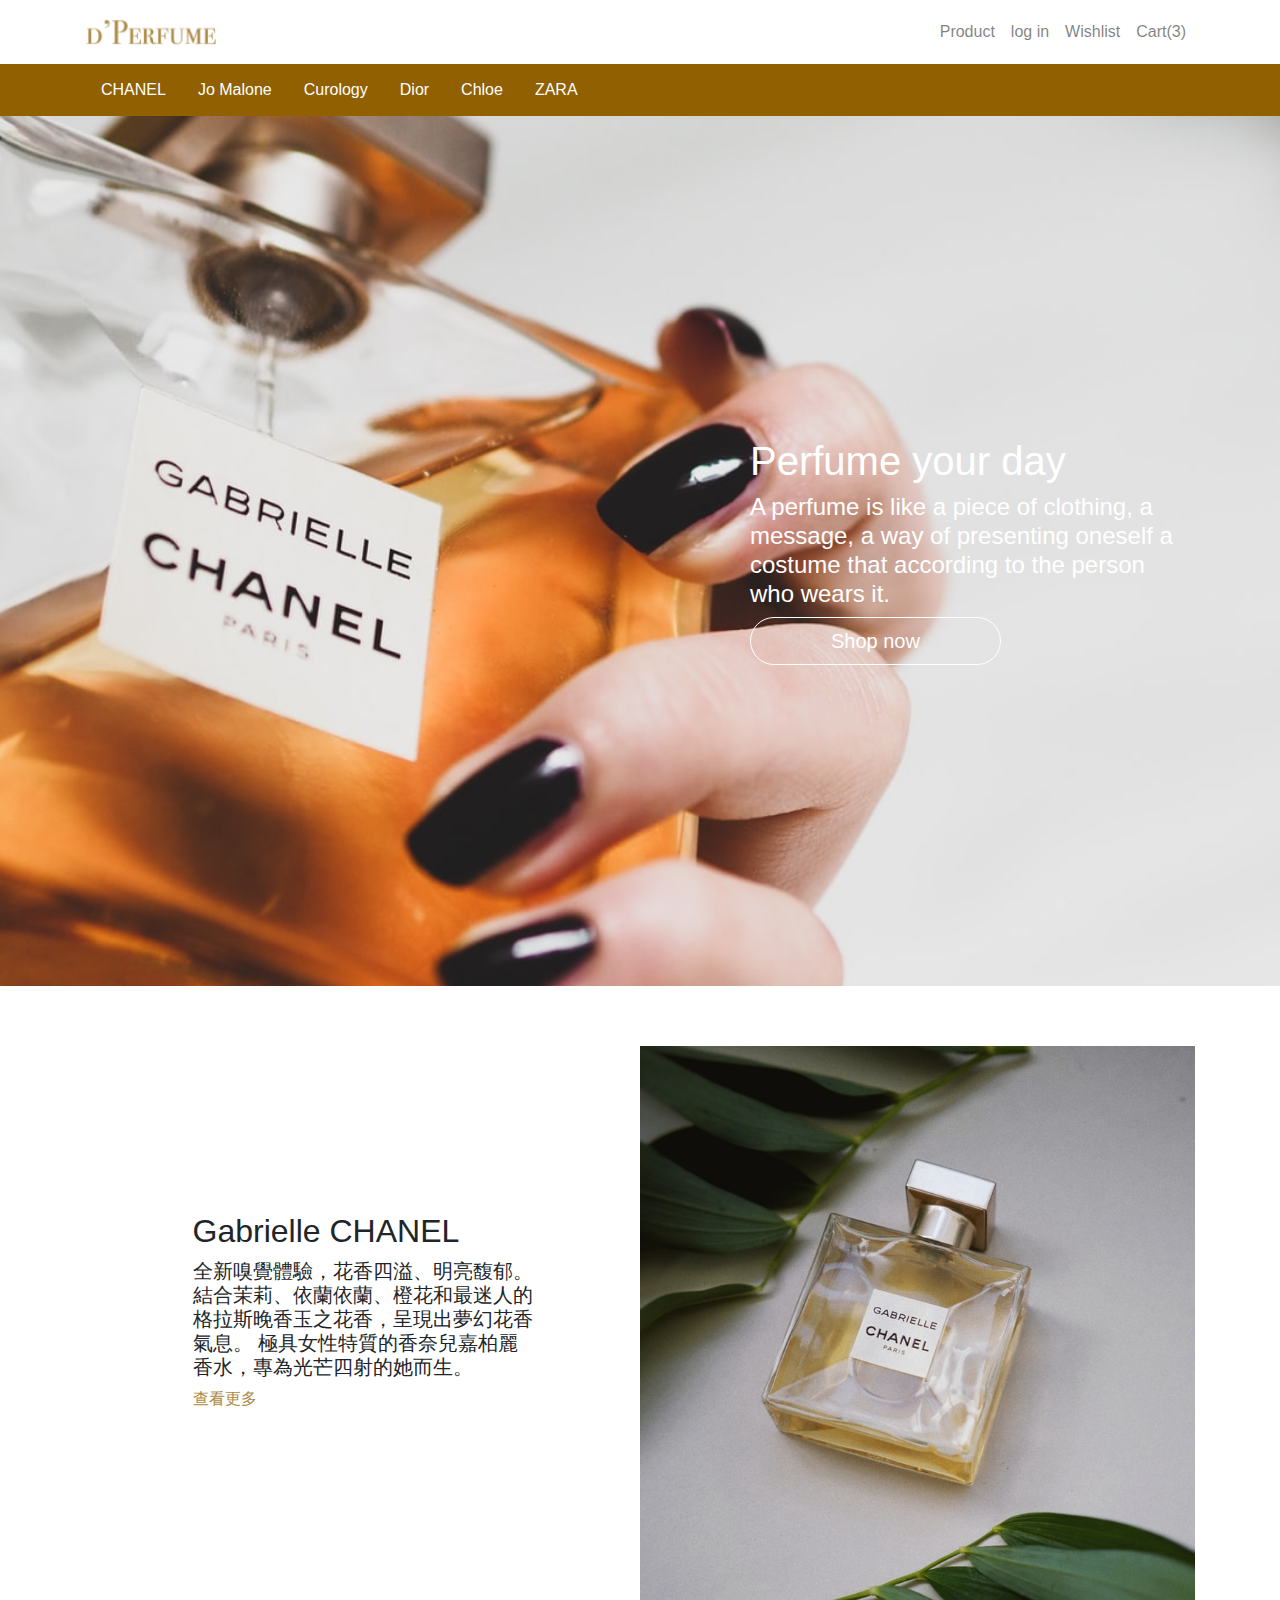
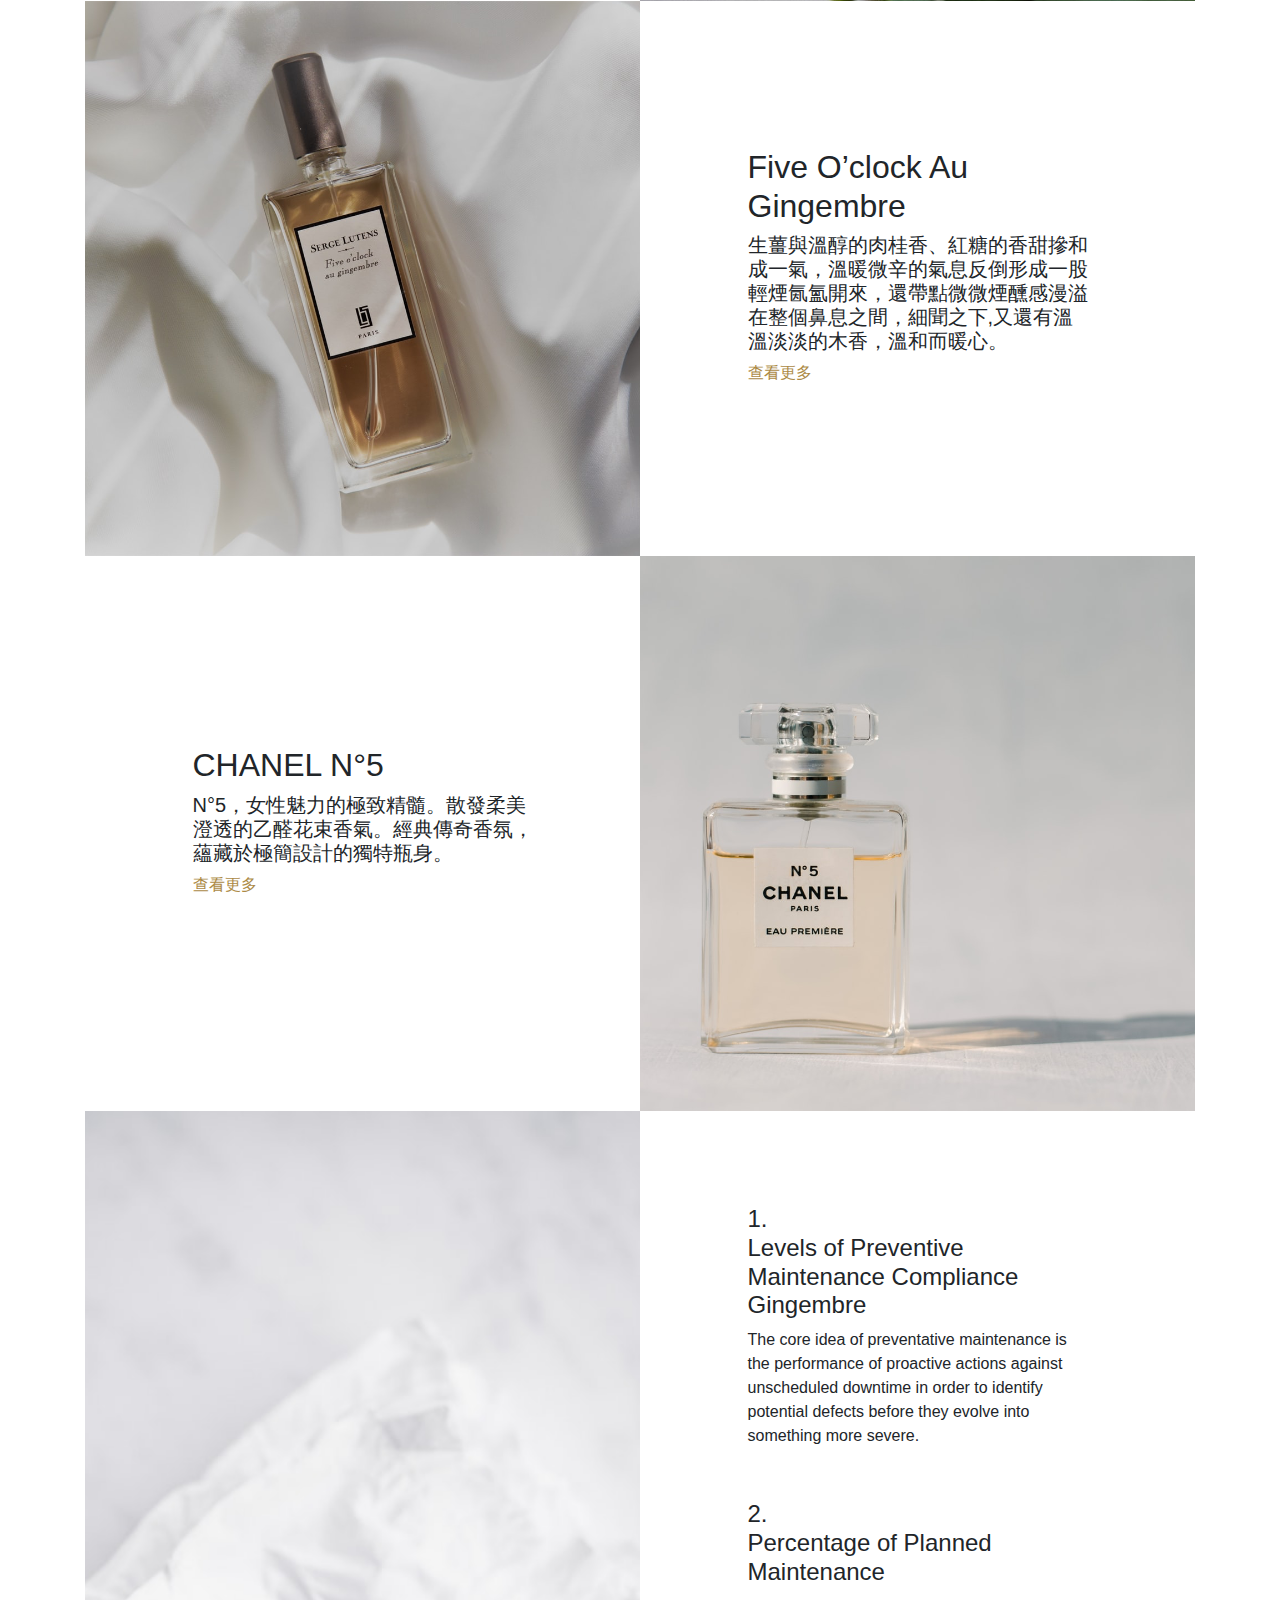
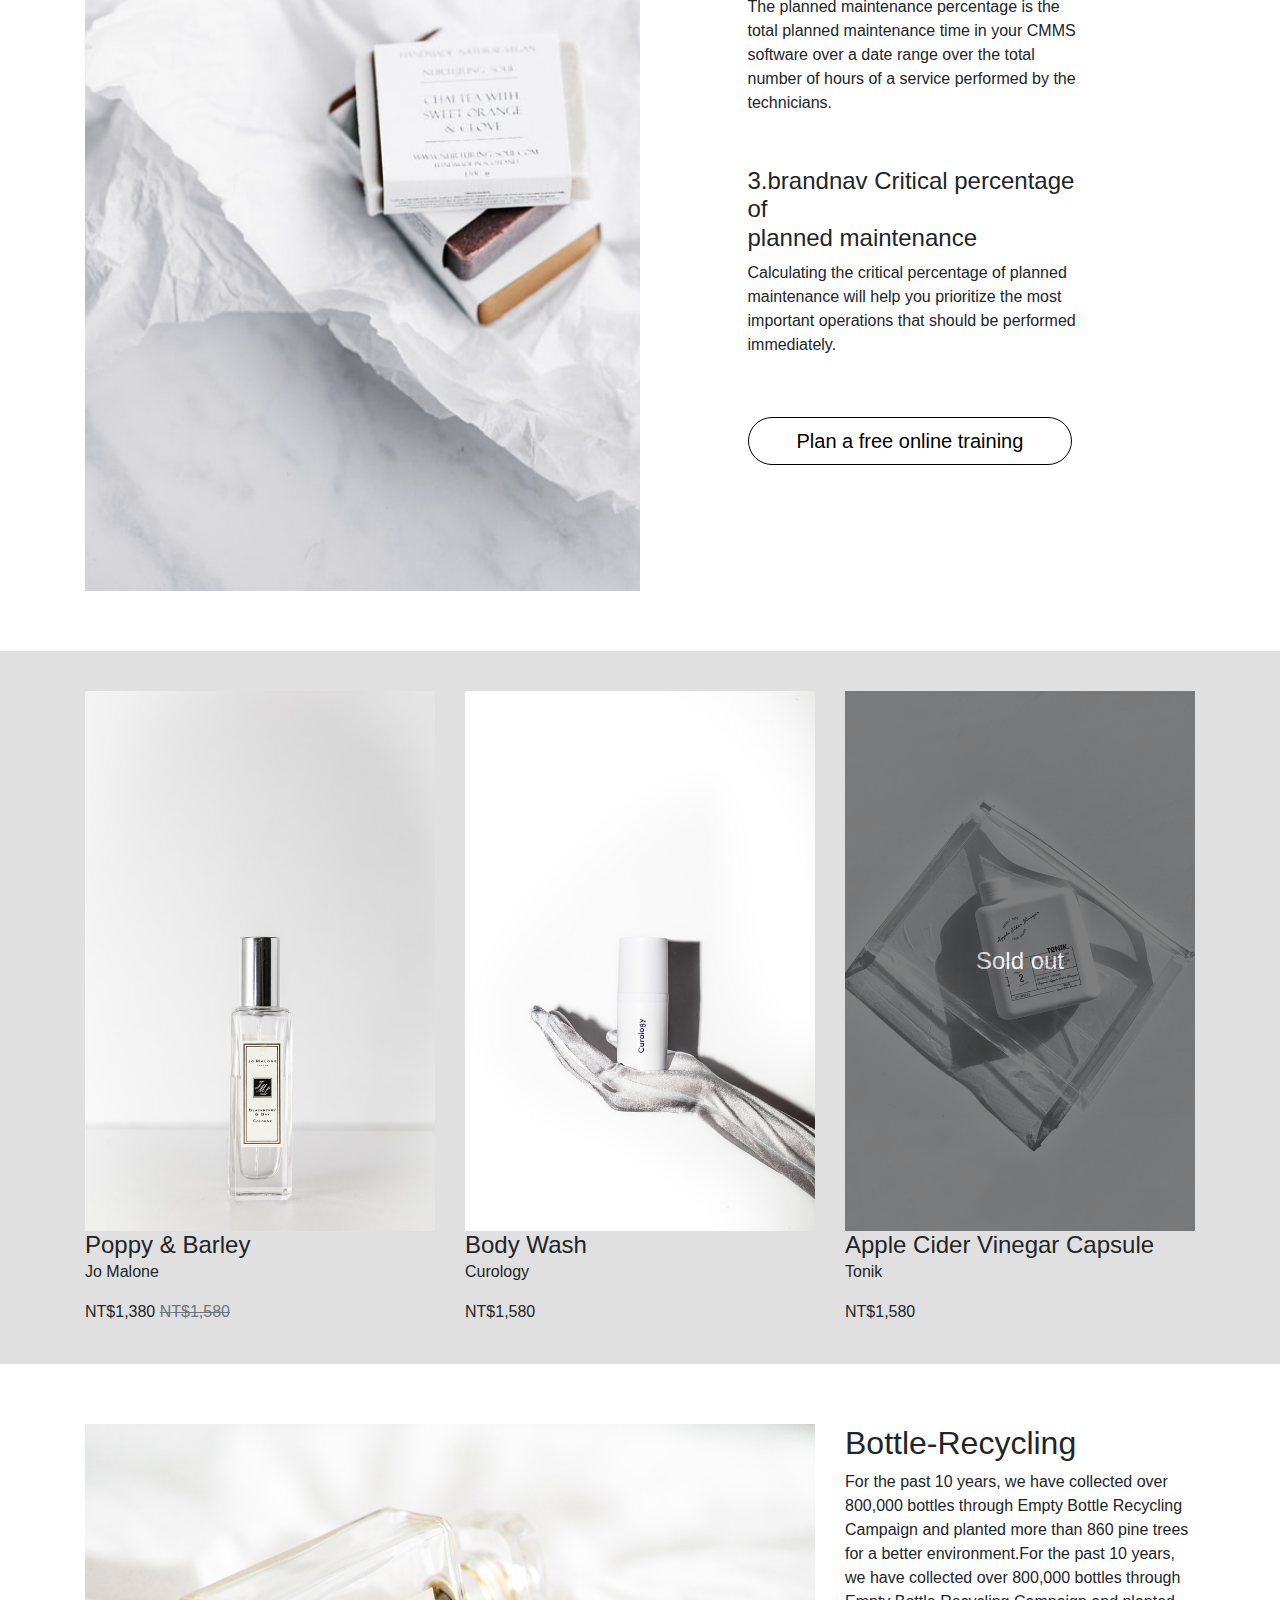
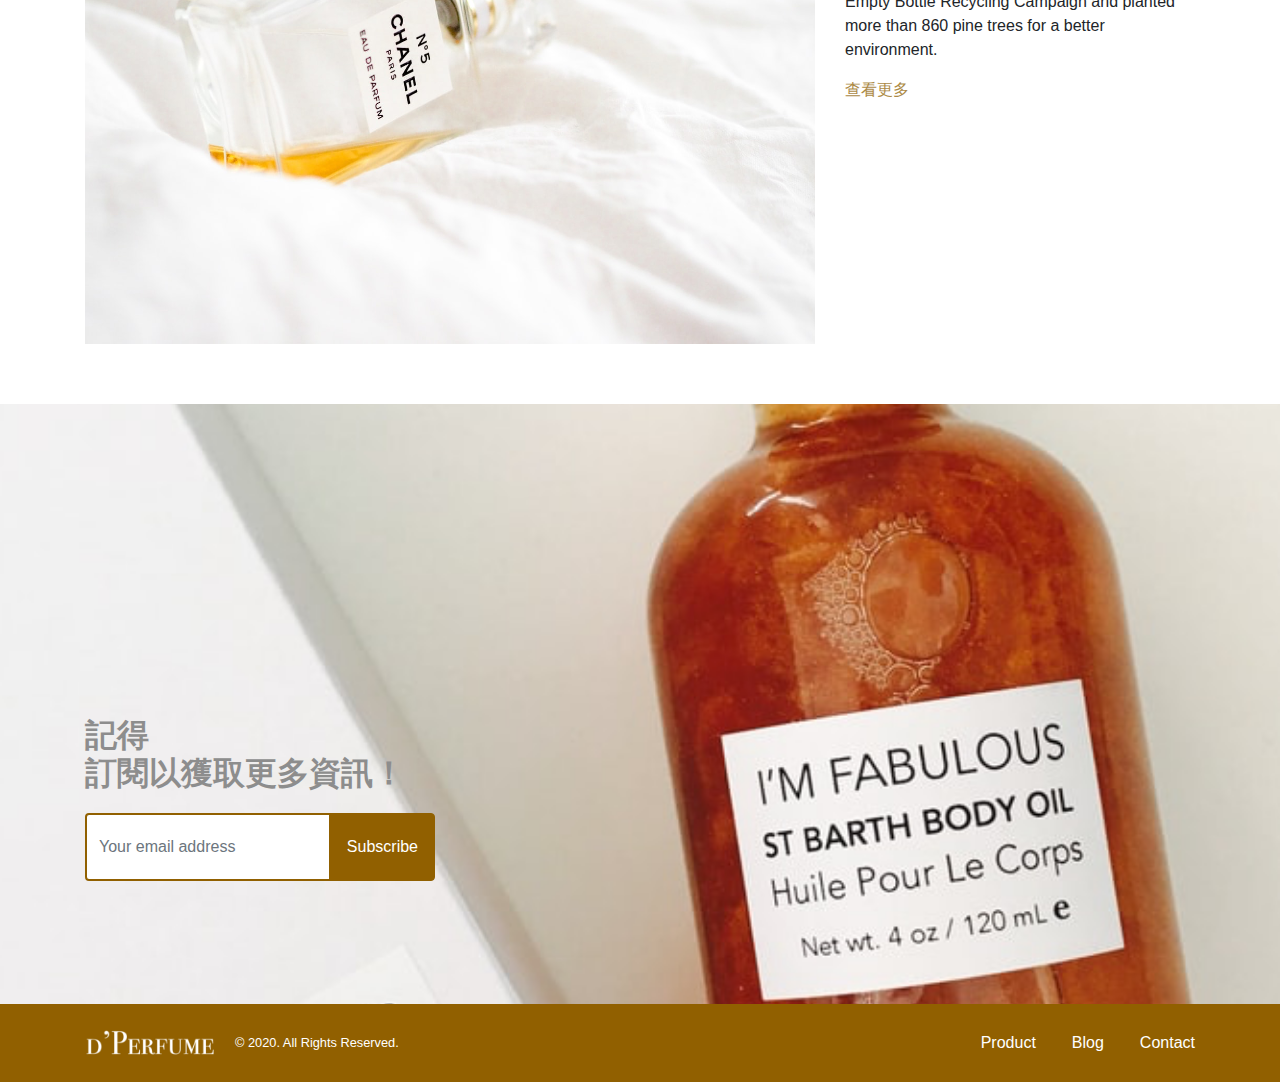
<file: html/index.html>
<!DOCTYPE html>
<html lang="en">
<head>
    <meta charset="UTF-8">
    <meta name="viewport" content="width=device-width, initial-scale=1.0">
    <title>D'Perfume</title>
    <link rel="stylesheet" href="../css/all.min.css">
    <link rel="stylesheet" href="https://cdnjs.cloudflare.com/ajax/libs/font-awesome/5.14.0/css/all.min.css" integrity="sha512-1PKOgIY59xJ8Co8+NE6FZ+LOAZKjy+KY8iq0G4B3CyeY6wYHN3yt9PW0XpSriVlkMXe40PTKnXrLnZ9+fkDaog==" crossorigin="anonymous" />
    <script src="../js/jquery-3.5.1.min.js"></script>
</head>
<body>
    <div class="container header">
        <nav class=" d-flex row navbar navbar-expand-lg navbar-light">
            <div class="header-logo">
                <h1 class="mb-0"><a href="index.html" class="logo">D'Perfume</a></h1>
            </div>
            <div class="mobile-nav d-md-none justify-content-end ">
                <a href="#"><img src="../img/shopping-cart.svg" alt="cart"></a>
                <span class="circle rounded-pill bg-primaryD text-white">3</span>
                <button class="navbar-toggler border-0" type="button" data-toggle="collapse" data-target="#navbarNav2" aria-controls="navbarNav" aria-expanded="false" aria-label="Toggle navigation">
                    <span class="navbar-toggler-icon"></span>
                </button>
            </div>

            <div class="collapse navbar-collapse justify-content-end px-0" id="navbarNav">
                <ul class="navbar-nav ">
                    <li class="nav-item">
                        <a class="nav-link" href="product.html"><i class="fas fa-tshirt"></i> Product</a>
                    </li>
                    <li class="nav-item">
                        <a class="nav-link" href="login.html"><i class="fas fa-user-alt"></i> log in</a>
                    </li>
                    <li class="nav-item">
                        <a class="nav-link" href="#"><i class="fas fa-heart"></i> Wishlist</a>
                    </li>
                    <li class="nav-item">
                        <a class="nav-link" href="#"><i class="fas fa-shopping-cart"></i> Cart(3)</a>
                    </li>
                </ul>
            </div>
        </nav>
    </div>
    <div class="mobile-bar container-fluid px-0 collapse navbar-collapse" id="navbarNav2">
        <ul class="navbar-nav d-block">
            <li class="nav-item text-center border-bottom border-white">
                <a href="product.html" class="nav-link text-white bg-dark py-4 ">Product</a>
            </li>
            <li class="nav-item text-center border-bottom border-white">
                <a href="#" class="nav-link text-white bg-dark py-4">Wishlist</a>
            </li>
            <li class="nav-item text-center border-bottom border-white">
                <a href="#" class="nav-link text-white bg-dark py-4">Blog</a>
            </li>
            <li class="nav-item text-center border-bottom border-white">
                <a href="member.html" class="nav-link text-white bg-dark py-4">Contact</a>
            </li>
            <li class="nav-item text-center border-bottom border-white">
                <a href="login.html" class="nav-link text-white bg-dark py-4">log in</a>
            </li>
        </ul>
    </div>
    <div class="container-fluid bg-primaryD">
        <div class="container brandnav d-none d-md-block">
            <ul class="nav">
                <li class="nav-item">
                    <a class="nav-link text-white " href="#">CHANEL</a>
                </li>
                <li class="nav-item">
                    <a class="nav-link text-white" href="#">Jo Malone</a>
                </li>
                <li class="nav-item">
                    <a class="nav-link text-white" href="#">Curology</a>
                </li>
                <li class="nav-item">
                    <a class="nav-link text-white" href="#">Dior</a>
                </li>
                <li class="nav-item">
                    <a class="nav-link text-white" href="#">Chloe</a>
                </li>
                <li class="nav-item">
                    <a class="nav-link text-white" href="#">ZARA</a>
                </li>
              </ul>
        </div>
    </div>

    <!--客製化區塊開始-->
    <div class="container-fluid banner mb-11 mb-md-9">
        <div class="container">
            <div class="row align-items-center">
                <div class="col-12 col-md-5 offset-md-7">
                    <h2 class="h1 text-white">Perfume your day</h2>
                    <p class="text-white h4 font-weight-normal " >A perfume is like a piece of clothing, a message, a way of presenting oneself a costume that according to the person who wears it.</p>
                    <button type="button" class="btn btn-outline-light btn-lg text-white border-white rounded-pill px-12" onclick="location.href='product.html'">Shop now</button>
                </div>
            </div>
        </div>
    </div>
    <div class="container mb-md-9">
        <div class="chanel row no-gutters flex-md-row-reverse">
            <div class="chanel-img col-12 col-md-6 d-flex justify-content-center">
                <img src="../img/chanel-1.png" alt="chanel-1">
            </div>
            <div class="chanel-item col-12 col-md-6 d-flex align-items-center justify-content-center">
                <div class="chanel-text col-12 col-md-8 pt-2 pb-10">
                    <h2>Gabrielle CHANEL</h2>
                    <p class="h5 font-weight-normal">全新嗅覺體驗，花香四溢、明亮馥郁。結合茉莉、依蘭依蘭、橙花和最迷人的格拉斯晚香玉之花香，呈現出夢幻花香氣息。 極具女性特質的香奈兒嘉柏麗香水，專為光芒四射的她而生。</p>
                    <a href="#" class="text-primary">查看更多</a>
                </div>
            </div>
        </div>
        <div class="chanel row no-gutters">
            <div class="chanel-img col-12 col-md-6 d-flex justify-content-center">
                <img src="../img/chanel-2.png" alt="chanel-2">
            </div>
            <div class="chanel-item col-12 col-md-6 d-flex align-items-center justify-content-center">
                <div class="chanel-text col-12 col-md-8 pt-2 pb-10">
                    <h2>Five O’clock Au <br> Gingembre</h2>
                    <p class="h5 font-weight-normal">生薑與溫醇的肉桂香、紅糖的香甜摻和成一氣，溫暖微辛的氣息反倒形成一股輕煙氤氳開來，還帶點微微煙醺感漫溢在整個鼻息之間，細聞之下,又還有溫溫淡淡的木香，溫和而暖心。</p>
                    <a href="#" class="text-primary">查看更多</a>
                </div>
            </div>
        </div>
        <div class="chanel row no-gutters flex-md-row-reverse">
            <div class="chanel-img col-12 col-md-6 d-flex justify-content-center">
                <img src="../img/chanel-3.png" alt="chanel-3">
            </div>
            <div class="chanel-item col-12 col-md-6 d-flex align-items-center justify-content-center">
                <div class="chanel-text col-12 col-md-8 pt-2 pb-10">
                    <h2>CHANEL N°5</h2>
                    <p class="h5 font-weight-normal">N°5，女性魅力的極致精髓。散發柔美澄透的乙醛花束香氣。經典傳奇香氛，蘊藏於極簡設計的獨特瓶身。</p>
                    <a href="productdetail.html" class="text-primary">查看更多</a>
                </div>
            </div>
        </div>
        <div class="chanel row no-gutters">
            <div class="chanel-img col-12 col-md-6 d-flex justify-content-center">
                <img src="../img/chanel-4.png" alt="chanel-4">
            </div>
            <div class="chanel-item col-12 col-md-6 d-flex align-items-center justify-content-center">
                <div class="chanel-text col-12 col-md-8 pt-2 pb-11">
                    <h4>1. <br> Levels of Preventive <br> Maintenance Compliance <br> Gingembre</h2>
                    <p class="mb-md-8">The core idea of preventative maintenance is the performance of proactive actions against unscheduled downtime in order to identify potential defects before they evolve into something more severe.</p>
                    <h4>2. <br> Percentage of Planned <br> Maintenance</h2>
                    <p class="mb-md-8">The planned maintenance percentage is the total planned maintenance time in your CMMS software over a date range over the total number of hours of a service performed by the technicians.</p>
                    <h4>3.brandnav Critical percentage of <br> planned maintenance</h2>
                    <p class="mb-md-9">Calculating the critical percentage of planned maintenance will help you prioritize the most important operations that should be performed immediately.</p>
                    <button type="button" class="btn btn-outline-secondary rounded-pill px-7 btn-lg">Plan a free online training</button> 
                </div>
            </div>
        </div>
    </div>
    <div class="container-fluid bg-light">
        <div class="container py-11">
            <div class="card-deck">
                <div class="card border-0">
                    <img src="../img/poppy.png" class="card-img-top" alt="poppy">
                    <div class="card-body bg-light ">
                        <h4 class="card-title mb-0">Poppy & Barley</h4>
                        <p class="card-text">Jo Malone</p>
                        <p class="card-text">NT$1,380 <del class="text-muted">NT$1,580</del></p>
                    </div>
                </div>
                <div class="card border-0">
                    <img src="../img/bodywash.png" class="card-img-top" alt="bodywash">
                    <div class="card-body bg-light">
                        <h4 class="card-title mb-0">Body Wash</h4>
                        <p class="card-text">Curology</p>
                        <p class="card-text">NT$1,580</p>
                    </div>
                </div>
                <div class="card border-0">
                    <div class="soldout">
                        <h4 class="soldout-text text-white d-flex justify-content-center align-items-center">Sold out</h4>
                        <img src="../img/applecider.png" class="card-img-top" alt="applecider">
                    </div>
                    <div class="card-body bg-light">
                        <h4 class="card-title mb-0">Apple Cider Vinegar Capsule</h4>
                        <p class="card-text">Tonik</p>
                        <p class="card-text">NT$1,580</p>
                    </div>
                </div>
              </div>
        </div>
    </div>
    <div class="container py-11 py-md-9">
        <div class="row">
            <div class="col-12 col-md-8">
                <img src="../img/bottle.png" alt="bottle">
            </div>
            <div class="col-12 col-md-4">
                <h2>Bottle-Recycling</h2>
                <p>For the past 10 years, we have collected over 800,000 bottles through Empty Bottle Recycling Campaign and planted more than 860 pine trees for a better environment.For the past 10 years, we have collected over 800,000 bottles through Empty Bottle Recycling Campaign and planted more than 860 pine trees for a better environment.</p>
                <a href="#">查看更多</a>
            </div>
            
        </div>

    </div>
    <!--客製化區塊結束-->

    <div class="container-fluid px-0">
        <div class="subscribe ">
            <div class="container ">
                <div class="row">
                    <div class="subscribe-form col-12 col-lg-4 ">
                        <h2 class="text-dark mb-5"> <strong>記得<br>訂閱以獲取更多資訊！</strong></h2>
                        <div class="input-group">
                            <input type="text" class="form-control" placeholder="Your email address" aria-label="Subscriber's address" aria-describedby="button-addon">
                            <div class="input-group-append">
                            <button class="btn btn-primaryD px-4 py-3" type="button" id="button-addon">Subscribe</button>
                        </div>
                    </div>
                </div>
            </div>
        </div>    
    </div>
    <div class="container-fluid bg-primaryD">
        <div class="container footer py-5 align-items-center ">
            <div class="d-flex justify-content-between">
                <div class="d-flex align-items-center">
                    <h2 class="mb-0"><a href="index.html" class="logo">D'Perfume</a></h2>
                    <small class="text-white">© 2020. All Rights Reserved.</small>
                </div>
                <ul class=" d-none d-md-flex font-size-lg justify-content-end align-items-center list-unstyled mb-0">
                    <li><a href="product.html" class="text-white">Product</a></li>
                    <li><a href="#" class="text-white">Blog</a></li>
                    <li><a href="#" class="text-white">Contact</a></li>                
                </ul>
            </div>
        </div>
    </div>
    <script src="https://code.jquery.com/jquery-3.3.1.slim.min.js" integrity="sha384-q8i/X+965DzO0rT7abK41JStQIAqVgRVzpbzo5smXKp4YfRvH+8abtTE1Pi6jizo" crossorigin="anonymous"></script>
    <script src="https://cdnjs.cloudflare.com/ajax/libs/popper.js/1.14.6/umd/popper.min.js" integrity="sha384-wHAiFfRlMFy6i5SRaxvfOCifBUQy1xHdJ/yoi7FRNXMRBu5WHdZYu1hA6ZOblgut" crossorigin="anonymous"></script>
    <script src="https://stackpath.bootstrapcdn.com/bootstrap/4.2.1/js/bootstrap.min.js" integrity="sha384-B0UglyR+jN6CkvvICOB2joaf5I4l3gm9GU6Hc1og6Ls7i6U/mkkaduKaBhlAXv9k" crossorigin="anonymous"></script>
</body>
</html>
</file>
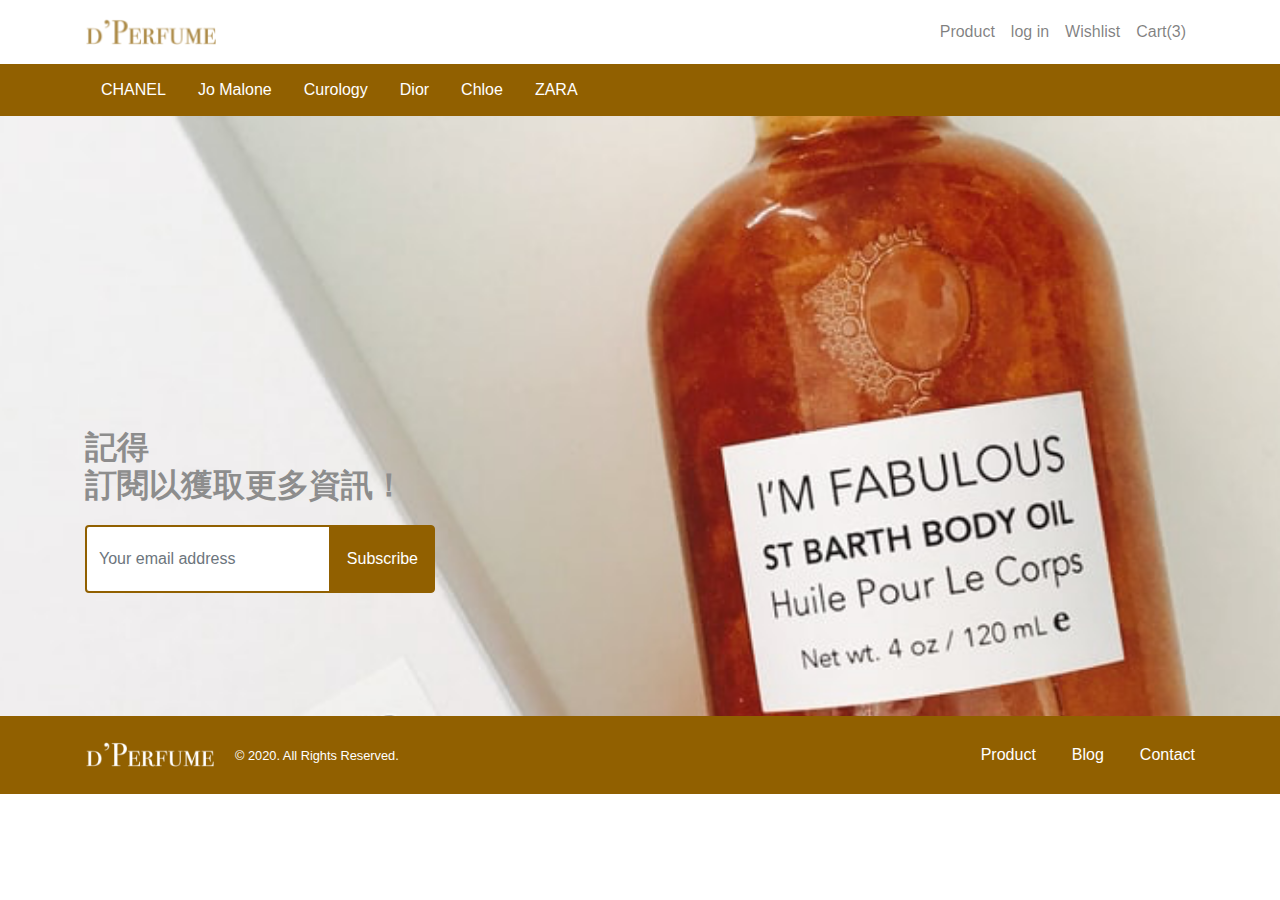
<file: html/layout.html>
<!DOCTYPE html>
<html lang="en">
<head>
    <meta charset="UTF-8">
    <meta name="viewport" content="width=device-width, initial-scale=1.0">
    <title>D'Perfume</title>
    <link rel="stylesheet" href="../css/all.min.css">
    <link rel="stylesheet" href="https://cdnjs.cloudflare.com/ajax/libs/font-awesome/5.14.0/css/all.min.css" integrity="sha512-1PKOgIY59xJ8Co8+NE6FZ+LOAZKjy+KY8iq0G4B3CyeY6wYHN3yt9PW0XpSriVlkMXe40PTKnXrLnZ9+fkDaog==" crossorigin="anonymous" />
    <script src="../js/jquery-3.5.1.min.js"></script>
</head>
<body>
    <div class="container header">
        <nav class=" d-flex row navbar navbar-expand-lg navbar-light">
            <div class="header-logo">
                <h1 class="mb-0"><a href="index.html" class="logo">D'Perfume</a></h1>    
            </div>
            <div class="mobile-nav d-md-none justify-content-end ">
                <a href="#"><img src="../img/shopping-cart.svg" alt="cart"></a>
                <span class="circle rounded-pill bg-primaryD text-white">3</span>
                <button class="navbar-toggler border-0" type="button" data-toggle="collapse" data-target="#navbarNav2" aria-controls="navbarNav" aria-expanded="false" aria-label="Toggle navigation">
                    <span class="navbar-toggler-icon"></span>
                </button>
            </div>

            <div class="collapse navbar-collapse justify-content-end px-0" id="navbarNav">
                <ul class="navbar-nav ">
                    <li class="nav-item">
                        <a class="nav-link" href="product.html"><i class="fas fa-tshirt"></i> Product</a>
                    </li>
                    <li class="nav-item">
                        <a class="nav-link" href="login.html"><i class="fas fa-user-alt"></i> log in</a>
                    </li>
                    <li class="nav-item">
                        <a class="nav-link" href="#"><i class="fas fa-heart"></i> Wishlist</a>
                    </li>
                    <li class="nav-item">
                        <a class="nav-link" href="#"><i class="fas fa-shopping-cart"></i> Cart(3)</a>
                    </li>
                </ul>
            </div>
        </nav>
    </div>
    <div class="mobile-bar container-fluid px-0 collapse navbar-collapse" id="navbarNav2">
        <ul class="navbar-nav d-block">
            <li class="nav-item text-center border-bottom border-white">
                <a href="product.html" class="nav-link text-white bg-dark py-4 ">Product</a>
            </li>
            <li class="nav-item text-center border-bottom border-white">
                <a href="#" class="nav-link text-white bg-dark py-4">Wishlist</a>
            </li>
            <li class="nav-item text-center border-bottom border-white">
                <a href="#" class="nav-link text-white bg-dark py-4">Blog</a>
            </li>
            <li class="nav-item text-center border-bottom border-white">
                <a href="member.html" class="nav-link text-white bg-dark py-4">Contact</a>
            </li>
            <li class="nav-item text-center border-bottom border-white">
                <a href="login.html" class="nav-link text-white bg-dark py-4">log in</a>
            </li>
        </ul>
    </div>
    <div class="container-fluid bg-primaryD">
        <div class="container brandnav d-none d-md-block">
            <ul class="nav">
                <li class="nav-item">
                    <a class="nav-link text-white " href="#">CHANEL</a>
                </li>
                <li class="nav-item">
                    <a class="nav-link text-white" href="#">Jo Malone</a>
                </li>
                <li class="nav-item">
                    <a class="nav-link text-white" href="#">Curology</a>
                </li>
                <li class="nav-item">
                    <a class="nav-link text-white" href="#">Dior</a>
                </li>
                <li class="nav-item">
                    <a class="nav-link text-white" href="#">Chloe</a>
                </li>
                <li class="nav-item">
                    <a class="nav-link text-white" href="#">ZARA</a>
                </li>
              </ul>
        </div>
    </div>

    <!--客製化區塊開始-->
    <!--客製化區塊結束-->

    <div class="container-fluid px-0">
        <div class="subscribe ">
            <div class="container ">
                <div class="row">
                    <div class="subscribe-form col-12 col-lg-4 ">
                        <h2 class="text-dark mb-5"> <strong>記得<br>訂閱以獲取更多資訊！</strong></h2>
                        <div class="input-group">
                            <input type="text" class="form-control" placeholder="Your email address" aria-label="Subscriber's address" aria-describedby="button-addon">
                            <div class="input-group-append">
                            <button class="btn btn-primaryD px-4 py-3" type="button" id="button-addon">Subscribe</button>
                        </div>
                    </div>
                </div>
            </div>
        </div>    
    </div>
    <div class="container-fluid bg-primaryD">
        <div class="container footer py-5 align-items-center ">
            <div class="d-flex justify-content-between">
                <div class="d-flex align-items-center">
                    <h2 class="mb-0"><a href="index.html" class="logo">D'Perfume</a></h2>
                    <small class="text-white">© 2020. All Rights Reserved.</small>
                </div>
                <ul class=" d-none d-md-flex font-size-lg justify-content-end align-items-center list-unstyled mb-0">
                    <li><a href="product.html" class="text-white">Product</a></li>
                    <li><a href="#" class="text-white">Blog</a></li>
                    <li><a href="#" class="text-white">Contact</a></li>                
                </ul>
            </div>
        </div>
    </div>
    <script src="https://code.jquery.com/jquery-3.3.1.slim.min.js" integrity="sha384-q8i/X+965DzO0rT7abK41JStQIAqVgRVzpbzo5smXKp4YfRvH+8abtTE1Pi6jizo" crossorigin="anonymous"></script>
    <script src="https://cdnjs.cloudflare.com/ajax/libs/popper.js/1.14.6/umd/popper.min.js" integrity="sha384-wHAiFfRlMFy6i5SRaxvfOCifBUQy1xHdJ/yoi7FRNXMRBu5WHdZYu1hA6ZOblgut" crossorigin="anonymous"></script>
    <script src="https://stackpath.bootstrapcdn.com/bootstrap/4.2.1/js/bootstrap.min.js" integrity="sha384-B0UglyR+jN6CkvvICOB2joaf5I4l3gm9GU6Hc1og6Ls7i6U/mkkaduKaBhlAXv9k" crossorigin="anonymous"></script>
</body>
</html>
</file>
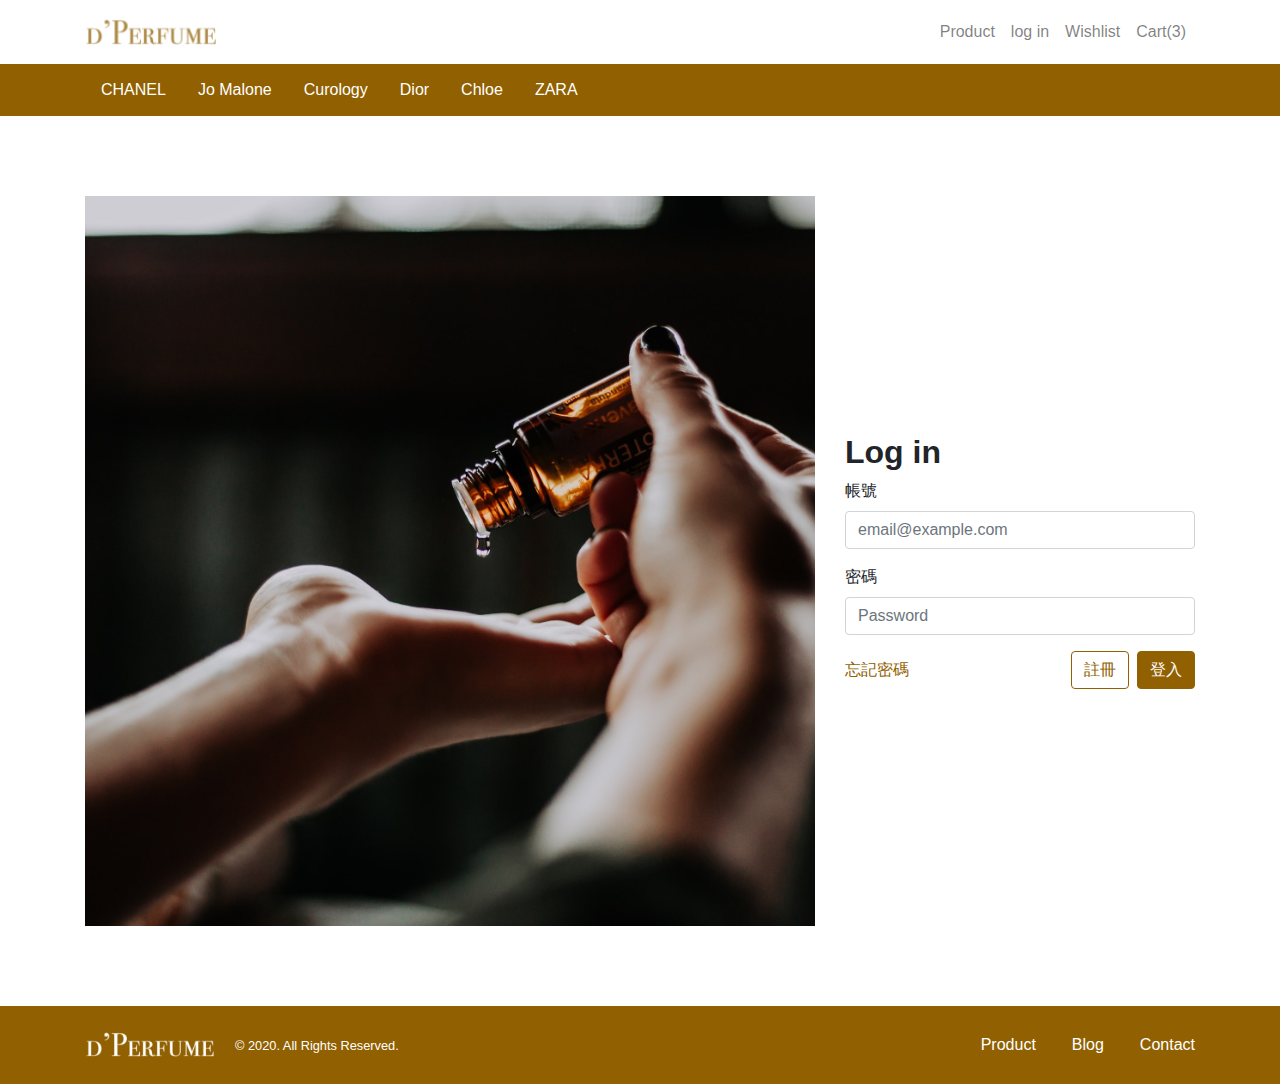
<file: html/login.html>
<!DOCTYPE html>
<html lang="en">
<head>
    <meta charset="UTF-8">
    <meta name="viewport" content="width=device-width, initial-scale=1.0">
    <title>D'Perfume</title>
    <link rel="stylesheet" href="../css/all.min.css">
    <link rel="stylesheet" href="https://cdnjs.cloudflare.com/ajax/libs/font-awesome/5.14.0/css/all.min.css" integrity="sha512-1PKOgIY59xJ8Co8+NE6FZ+LOAZKjy+KY8iq0G4B3CyeY6wYHN3yt9PW0XpSriVlkMXe40PTKnXrLnZ9+fkDaog==" crossorigin="anonymous" />
    <script src="../js/jquery-3.5.1.min.js"></script>
</head>
<body>
    <div class="container header">
        <nav class=" d-flex row navbar navbar-expand-lg navbar-light">
            <div class="header-logo">
                <h1 class="mb-0"><a href="index.html" class="logo">D'Perfume</a></h1>    
            </div>
            <div class="mobile-nav d-md-none justify-content-end ">
                <a href="#"><img src="../img/shopping-cart.svg" alt="cart"></a>
                <span class="circle rounded-pill bg-primaryD text-white">3</span>
                <button class="navbar-toggler border-0" type="button" data-toggle="collapse" data-target="#navbarNav2" aria-controls="navbarNav" aria-expanded="false" aria-label="Toggle navigation">
                    <span class="navbar-toggler-icon"></span>
                </button>
            </div>

            <div class="collapse navbar-collapse justify-content-end px-0" id="navbarNav">
                <ul class="navbar-nav ">
                    <li class="nav-item">
                        <a class="nav-link" href="product.html"><i class="fas fa-tshirt"></i> Product</a>
                    </li>
                    <li class="nav-item">
                        <a class="nav-link" href="login.html"><i class="fas fa-user-alt"></i> log in</a>
                    </li>
                    <li class="nav-item">
                        <a class="nav-link" href="#"><i class="fas fa-heart"></i> Wishlist</a>
                    </li>
                    <li class="nav-item">
                        <a class="nav-link" href="#"><i class="fas fa-shopping-cart"></i> Cart(3)</a>
                    </li>
                </ul>
            </div>
        </nav>
    </div>
    <div class="mobile-bar container-fluid px-0 collapse navbar-collapse" id="navbarNav2">
        <ul class="navbar-nav d-block">
            <li class="nav-item text-center border-bottom border-white">
                <a href="product.html" class="nav-link text-white bg-dark py-4 ">Product</a>
            </li>
            <li class="nav-item text-center border-bottom border-white">
                <a href="#" class="nav-link text-white bg-dark py-4">Wishlist</a>
            </li>
            <li class="nav-item text-center border-bottom border-white">
                <a href="#" class="nav-link text-white bg-dark py-4">Blog</a>
            </li>
            <li class="nav-item text-center border-bottom border-white">
                <a href="member.html" class="nav-link text-white bg-dark py-4">Contact</a>
            </li>
            <li class="nav-item text-center border-bottom border-white">
                <a href="login.html" class="nav-link text-white bg-dark py-4">log in</a>
            </li>
        </ul>
    </div>
    <div class="container-fluid bg-primaryD">
        <div class="container brandnav d-none d-md-block">
            <ul class="nav">
                <li class="nav-item">
                    <a class="nav-link text-white " href="#">CHANEL</a>
                </li>
                <li class="nav-item">
                    <a class="nav-link text-white" href="#">Jo Malone</a>
                </li>
                <li class="nav-item">
                    <a class="nav-link text-white" href="#">Curology</a>
                </li>
                <li class="nav-item">
                    <a class="nav-link text-white" href="#">Dior</a>
                </li>
                <li class="nav-item">
                    <a class="nav-link text-white" href="#">Chloe</a>
                </li>
                <li class="nav-item">
                    <a class="nav-link text-white" href="#">ZARA</a>
                </li>
              </ul>
        </div>
    </div>

    <!--客製化區塊開始-->
    <div class="container pt-9 pb-12 py-md-12">
        <div class="row align-items-center">
            <div class="col-12 col-md-8 d-flex justify-content-center mb-6 mb-md-0">
                <img class="img-fluid d-none d-md-block" src="../img/login.png" alt="login">
                <img class="img-fluid d-block d-md-none w-100" src="../img/login-sm.png" alt="login-sm">
            </div>
            <div class="col-12 col-md-4">
                    <h2><strong>Log in</strong> </h2>
                    <div class="form-group">
                      <label for="InputEmail1">帳號</label>
                      <input type="email" class="form-control" id="InputEmail1" placeholder="email@example.com">
                    </div>
                    <div class="form-group">
                      <label for="InputPassword1">密碼</label>
                      <input type="password" class="form-control" id="InputPassword1" placeholder="Password">
                    </div>
                    <div class="submit d-flex justify-content-between align-items-center">
                        <div class="forget">
                            <a href="#" class="text-primaryD">忘記密碼</a>
                        </div>
                        <div class="d-flex">
                            <button type="submit" class="btn btn-outline-primaryD submit-button">註冊</button>
                            <button type="submit" class="btn btn-primaryD" onclick="location.href='member.html'">登入</button>
                        </div>
                    </div>   
            </div>
        </div>
    </div>
    <!--客製化區塊結束-->
    <div class="container-fluid bg-primaryD">
        <div class="container footer py-5 align-items-center ">
            <div class="d-flex justify-content-between">
                <div class="d-flex align-items-center">
                    <h2 class="mb-0"><a href="index.html" class="logo">D'Perfume</a></h2>
                    <small class="text-white">© 2020. All Rights Reserved.</small>
                </div>
                <ul class=" d-none d-md-flex font-size-lg justify-content-end align-items-center list-unstyled mb-0">
                    <li><a href="product.html" class="text-white">Product</a></li>
                    <li><a href="#" class="text-white">Blog</a></li>
                    <li><a href="#" class="text-white">Contact</a></li>                
                </ul>
            </div>
        </div>
    </div>
    <script src="https://code.jquery.com/jquery-3.3.1.slim.min.js" integrity="sha384-q8i/X+965DzO0rT7abK41JStQIAqVgRVzpbzo5smXKp4YfRvH+8abtTE1Pi6jizo" crossorigin="anonymous"></script>
    <script src="https://cdnjs.cloudflare.com/ajax/libs/popper.js/1.14.6/umd/popper.min.js" integrity="sha384-wHAiFfRlMFy6i5SRaxvfOCifBUQy1xHdJ/yoi7FRNXMRBu5WHdZYu1hA6ZOblgut" crossorigin="anonymous"></script>
    <script src="https://stackpath.bootstrapcdn.com/bootstrap/4.2.1/js/bootstrap.min.js" integrity="sha384-B0UglyR+jN6CkvvICOB2joaf5I4l3gm9GU6Hc1og6Ls7i6U/mkkaduKaBhlAXv9k" crossorigin="anonymous"></script>
</body>
</html>
</file>
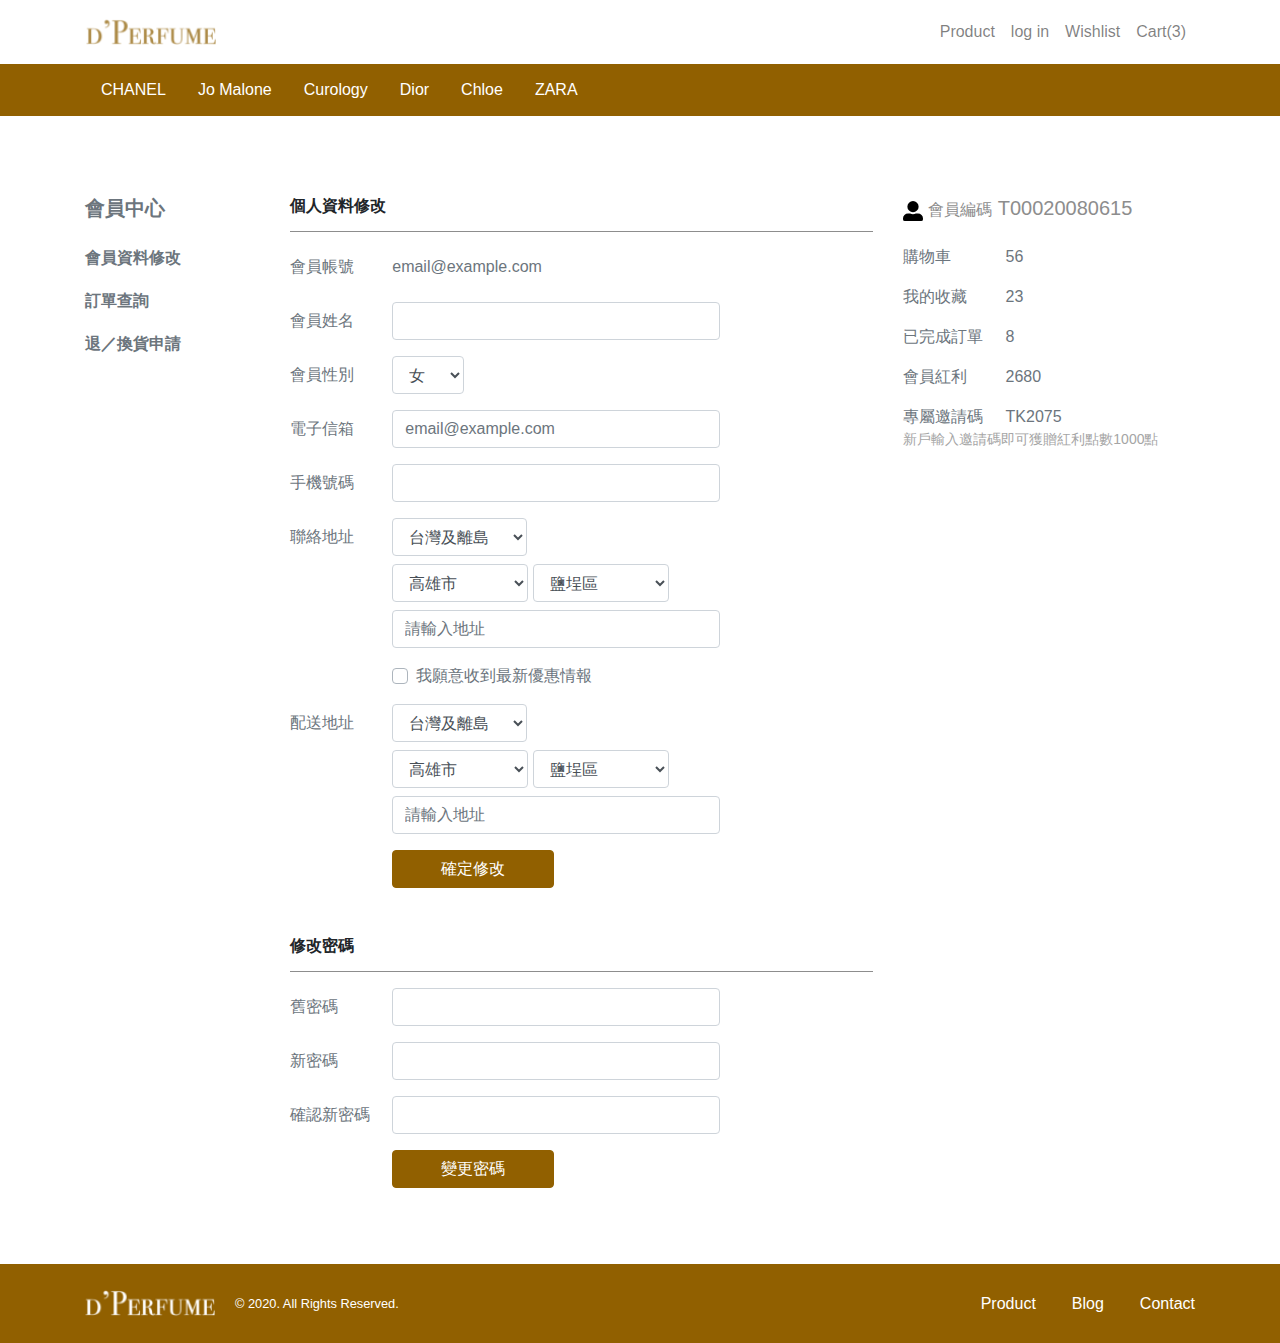
<file: html/member.html>
<!DOCTYPE html>
<html lang="en">
<head>
    <meta charset="UTF-8">
    <meta name="viewport" content="width=device-width, initial-scale=1.0">
    <title>D'Perfume</title>
    <link rel="stylesheet" href="../css/all.min.css">
    <link rel="stylesheet" href="https://cdnjs.cloudflare.com/ajax/libs/font-awesome/5.14.0/css/all.min.css" integrity="sha512-1PKOgIY59xJ8Co8+NE6FZ+LOAZKjy+KY8iq0G4B3CyeY6wYHN3yt9PW0XpSriVlkMXe40PTKnXrLnZ9+fkDaog==" crossorigin="anonymous" />
    <script src="../js/jquery-3.5.1.min.js"></script>
</head>
<body>
    <div class="container header">
        <nav class=" d-flex row navbar navbar-expand-lg navbar-light">
            <div class="header-logo">
                <h1 class="mb-0"><a href="index.html" class="logo">D'Perfume</a></h1>    
            </div>
            <div class="mobile-nav d-md-none justify-content-end ">
                <a href="#"><img src="../img/shopping-cart.svg" alt="cart"></a>
                <span class="circle rounded-pill bg-primaryD text-white">3</span>
                <button class="navbar-toggler border-0" type="button" data-toggle="collapse" data-target="#navbarNav2" aria-controls="navbarNav" aria-expanded="false" aria-label="Toggle navigation">
                    <span class="navbar-toggler-icon"></span>
                </button>
            </div>

            <div class="collapse navbar-collapse justify-content-end px-0" id="navbarNav">
                <ul class="navbar-nav ">
                    <li class="nav-item">
                        <a class="nav-link" href="product.html"><i class="fas fa-tshirt"></i> Product</a>
                    </li>
                    <li class="nav-item">
                        <a class="nav-link" href="login.html"><i class="fas fa-user-alt"></i> log in</a>
                    </li>
                    <li class="nav-item">
                        <a class="nav-link" href="#"><i class="fas fa-heart"></i> Wishlist</a>
                    </li>
                    <li class="nav-item">
                        <a class="nav-link" href="#"><i class="fas fa-shopping-cart"></i> Cart(3)</a>
                    </li>
                </ul>
            </div>
        </nav>
    </div>
    <div class="mobile-bar container-fluid px-0 collapse navbar-collapse" id="navbarNav2">
        <ul class="navbar-nav d-block">
            <li class="nav-item text-center border-bottom border-white">
                <a href="product.html" class="nav-link text-white bg-dark py-4 ">Product</a>
            </li>
            <li class="nav-item text-center border-bottom border-white">
                <a href="#" class="nav-link text-white bg-dark py-4">Wishlist</a>
            </li>
            <li class="nav-item text-center border-bottom border-white">
                <a href="#" class="nav-link text-white bg-dark py-4">Blog</a>
            </li>
            <li class="nav-item text-center border-bottom border-white">
                <a href="member.html" class="nav-link text-white bg-dark py-4">Contact</a>
            </li>
            <li class="nav-item text-center border-bottom border-white">
                <a href="login.html" class="nav-link text-white bg-dark py-4">log in</a>
            </li>
        </ul>
    </div>
    <div class="container-fluid bg-primaryD">
        <div class="container brandnav d-none d-md-block">
            <ul class="nav">
                <li class="nav-item">
                    <a class="nav-link text-white " href="#">CHANEL</a>
                </li>
                <li class="nav-item">
                    <a class="nav-link text-white" href="#">Jo Malone</a>
                </li>
                <li class="nav-item">
                    <a class="nav-link text-white" href="#">Curology</a>
                </li>
                <li class="nav-item">
                    <a class="nav-link text-white" href="#">Dior</a>
                </li>
                <li class="nav-item">
                    <a class="nav-link text-white" href="#">Chloe</a>
                </li>
                <li class="nav-item">
                    <a class="nav-link text-white" href="#">ZARA</a>
                </li>
              </ul>
        </div>
    </div>

    <!--客製化區塊開始-->
    <div class="container mt-md-12 mb-md-9">
        <div class="row">
            <div class="col-12 col-md-2 member-center">
                <ul class="list-unstyled text-muted d-flex d-md-block justify-content-around">
                    <h5 class="d-none d-md-block font-weight-bold">會員中心</h5>
                    <li class="h6 mb-md-6 "><a href="#"class="text-muted font-weight-bold">會員資料修改</a></li>
                    <li class="h6 mb-md-6"><a href="#" class="text-muted font-weight-bold">訂單查詢</a></li>
                    <li class="h6"><a href="#" class="text-muted font-weight-bold">退／換貨申請</a></li>
                </ul>
            </div>
            <div class="col-md-10">
                <div class="d-md-flex flex-row-reverse">
                    <div class=" col-md-4 member-info">
                        <ul class="list-unstyled">
                            <h6 class="text-dark mb-6"><img src="../img/user-altbl.svg" alt="user-altbl"> 會員編碼<span class="h5">T00020080615</span></h6>
                            <li class="row text-muted">
                                <p class="col-4">購物車</p>
                                <p class="col-4">56</p>
                            </li>
                            <li class="row text-muted">
                                <p class="col-4">我的收藏</p>
                                <p class="col-4">23</p>
                            </li>
                            <li class="row text-muted">
                                <p class="col-4 pr-0">已完成訂單</p>
                                <p class="col-4">8</p>
                            </li>
                            <li class="row text-muted">
                                <p class="col-4">會員紅利</p>
                                <p class="col-4">2680</p>
                            </li>
                            <li class="row text-muted">
                                <p class="col-4 pr-0 mb-0 ">專屬邀請碼</p>
                                <p class="col-4 mb-0">TK2075</p>
                            </li>
                            <p class="points">新戶輸入邀請碼即可獲贈紅利點數1000點</p>
                        </ul>
                    </div>
                    <div class="col-md-8 member-edit my-11 my-md-0">
                        <h6><strong>個人資料修改</strong></h6>
                        <hr>
                        <form class="text-muted">
                            <div class="form-group row">
                                <label for="staticAccount" class="col-3 col-sm-2 col-form-label">會員帳號</label>
                                <div class="col-9 col-sm-7">
                                    <input type="text" readonly class="form-control-plaintext text-muted" id="staticAccount" value="email@example.com">
                                </div>
                            </div>
                            <div class="form-group row">
                                <label for="inputName" class="col-3 col-sm-2 col-form-label">會員姓名</label>
                                <div class="col-9 col-sm-7">
                                    <input type="name" class="form-control" id="inputName">
                                </div>
                            </div>
                            <div class="form-group row">
                              <label for="inputSex" class="col-3 col-sm-2 col-form-label">會員性別</label>
                              <div class="col-3 col-sm-2">
                                  <select id="inputSex" class="form-control">
                                      <option selected>女</option>
                                      <option >男</option>
                                  </select>
                              </div>
                            </div>
                            <div class="form-group row">
                                <label for="inputEmail2" class="col-3 col-sm-2 col-form-label">電子信箱</label>
                                <div class="col-9 col-sm-7">
                                    <input type="email" class="form-control" id="inputEmail2" placeholder="email@example.com">
                                </div>
                            </div>
                            <div class="form-group row">
                                <label for="inputPhone" class="col-3 col-sm-2 col-form-label">手機號碼</label>
                                <div class="col-9 col-sm-7">
                                    <input type="text" class="form-control" id="inputPhone">
                                </div>
                            </div>
                            <div class="form-group row mb-0">
                                <label for="address" class="col-3 col-sm-2 col-form-label">聯絡地址</label>
                                <div class="col-6 col-md-3 pr-md-1">
                                    <select id="address" class="form-control mb-2">
                                        <option selected>台灣及離島</option>
                                        <option>其他</option>
                                    </select>
                                </div>
                            </div>
                            <div class="form-group row mb-2">
                                <div class="col-9 col-sm-7 offset-3 offset-sm-2">
                                    <div class="form-row">
                                        <div class="col-4 col-sm-5 pr-2 pr-sm-0">
                                            <select class="form-control">
                                                <option selected>高雄市</option>
                                                <option>其他</option>
                                            </select>
                                        </div>
                                        <div class="col-4 col-sm-5 pr-2 pr-sm-0">
                                            <select class="form-control">
                                                <option selected>鹽埕區</option>
                                                <option>其他</option>
                                            </select>
                                        </div>
                                    </div>
                                </div>
                            </div>
                            <div class="form-group row">
                                <div class="col-9 col-sm-7 offset-3 offset-sm-2">
                                    <input type="text" class="form-control" placeholder="請輸入地址">
                                </div>
                            </div> 
                            <div class="form-group row">
                                <div class="col-9 col-sm-7 offset-3 offset-sm-2 ">
                                    <div class="custom-control custom-checkbox form-check">
                                        <input class="custom-control-input" type="checkbox" id="gridNews">
                                        <label class="custom-control-label" for="gridNews">
                                        我願意收到最新優惠情報
                                        </label> 
                                    </div>
                                </div>
                            </div>            
                            <div class="form-group row mb-0">
                                <label for="mailAddress" class="col-3 col-sm-2 col-form-label">配送地址</label>
                                <div class="col-6 col-md-3 pr-md-1">
                                    <select id="mailAddress" class="form-control mb-2">
                                        <option selected>台灣及離島</option>
                                        <option>其他</option>
                                    </select>
                                </div>
                            </div>
                            <div class="form-group row mb-2">
                                <div class="col-9 col-sm-7 offset-3 offset-sm-2">
                                    <div class="form-row">
                                        <div class="col-4 col-sm-5 pr-2 pr-sm-0">
                                            <select class="form-control">
                                                <option selected>高雄市</option>
                                                <option>其他</option>
                                            </select>
                                        </div>
                                        <div class="col-4 col-sm-5 pr-2 pr-sm-0">
                                            <select class="form-control">
                                                <option selected>鹽埕區</option>
                                                <option>其他</option>
                                            </select>
                                        </div>
                                    </div>
                                </div>
                            </div>
                            <div class="form-group row">
                                <div class="col-9 col-sm-7 offset-3 offset-sm-2">
                                    <input type="text" class="form-control" placeholder="請輸入地址">
                                </div>
                            </div>   
                            <div class="form-group row">
                                <div class="col-6 col-sm-4 offset-3 offset-sm-2">
                                <button type="submit" class="btn btn-primaryD px-7">確定修改</button>
                              </div>
                            </div>
                        </form>
                        <h6 class="mt-7"><strong>修改密碼</strong></h6>
                        <hr>
                        <form class="text-muted">
                            <div class="form-group row">
                                <label for="oldPassword" class="col-3 col-sm-2 col-form-label">舊密碼</label>
                                <div class="col-9 col-sm-7">
                                    <input type="text" class="form-control" id="oldPassword">
                                </div>
                            </div>
                            <div class="form-group row">
                                <label for="newPassword" class="col-3 col-sm-2 col-form-label">新密碼</label>
                                <div class="col-9 col-sm-7">
                                    <input type="text" class="form-control" id="newPassword">
                                </div>
                            </div>
                            <div class="form-group row">
                                <label for="confirmPassword" class="col-3 col-sm-2 col-form-label pr-0">確認新密碼</label>
                                <div class="col-9 col-sm-7">
                                    <input type="text" class="form-control" id="confirmPassword">
                                </div>
                            </div>
                            <div class="form-group row">
                                <div class="col-6 col-sm-4 offset-3 offset-sm-2">
                                <button type="submit" class="btn btn-primaryD px-7">變更密碼</button>
                              </div>
                            </div>
                        </form>    
                    </div>    
                </div>
            </div>
        </div>
    </div>
    <!--客製化區塊結束-->

    <div class="container-fluid bg-primaryD">
        <div class="container footer py-5 align-items-center ">
            <div class="d-flex justify-content-between">
                <div class="d-flex align-items-center">
                    <h2 class="mb-0"><a href="index.html" class="logo">D'Perfume</a></h2>
                    <small class="text-white">© 2020. All Rights Reserved.</small>
                </div>
                <ul class=" d-none d-md-flex font-size-lg justify-content-end align-items-center list-unstyled mb-0">
                    <li><a href="product.html" class="text-white">Product</a></li>
                    <li><a href="#" class="text-white">Blog</a></li>
                    <li><a href="#" class="text-white">Contact</a></li>                
                </ul>
            </div>
        </div>
    </div>
    <script src="https://code.jquery.com/jquery-3.3.1.slim.min.js" integrity="sha384-q8i/X+965DzO0rT7abK41JStQIAqVgRVzpbzo5smXKp4YfRvH+8abtTE1Pi6jizo" crossorigin="anonymous"></script>
    <script src="https://cdnjs.cloudflare.com/ajax/libs/popper.js/1.14.6/umd/popper.min.js" integrity="sha384-wHAiFfRlMFy6i5SRaxvfOCifBUQy1xHdJ/yoi7FRNXMRBu5WHdZYu1hA6ZOblgut" crossorigin="anonymous"></script>
    <script src="https://stackpath.bootstrapcdn.com/bootstrap/4.2.1/js/bootstrap.min.js" integrity="sha384-B0UglyR+jN6CkvvICOB2joaf5I4l3gm9GU6Hc1og6Ls7i6U/mkkaduKaBhlAXv9k" crossorigin="anonymous"></script>
</body>
</html>
</file>
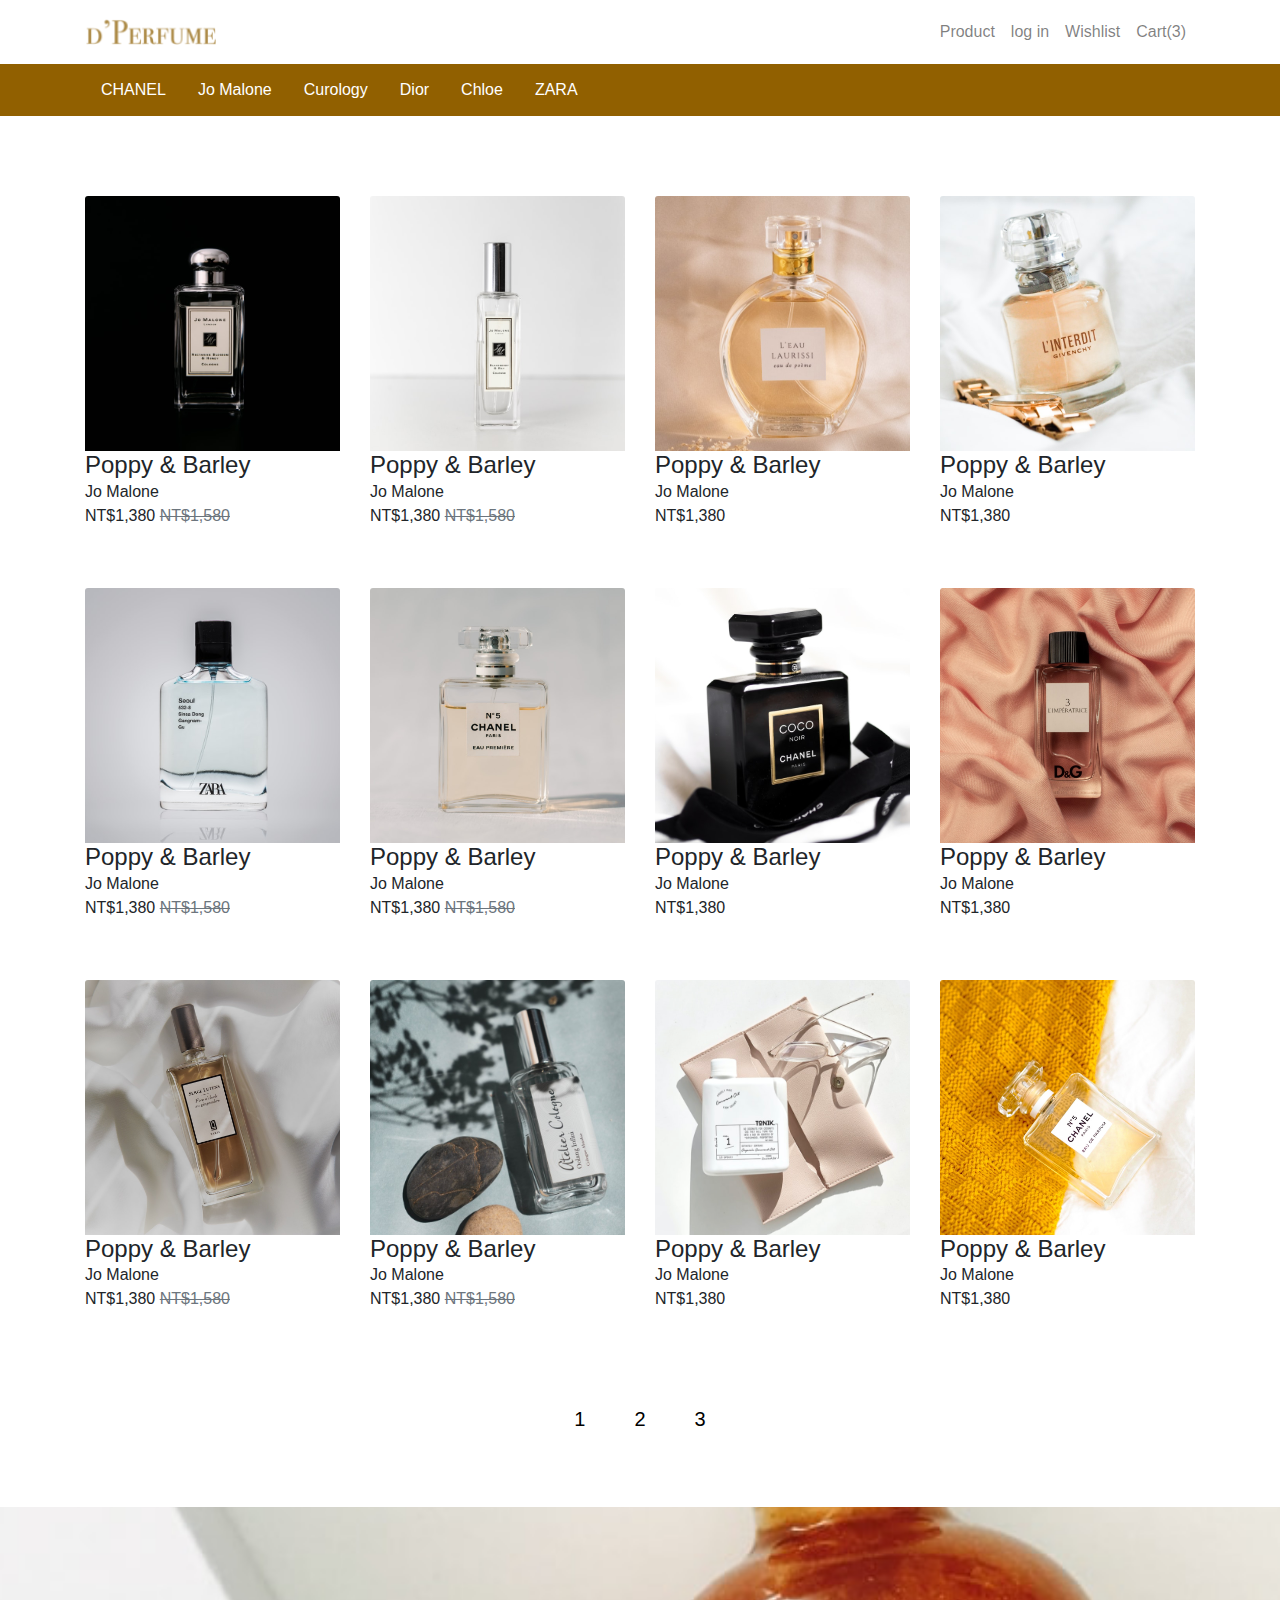
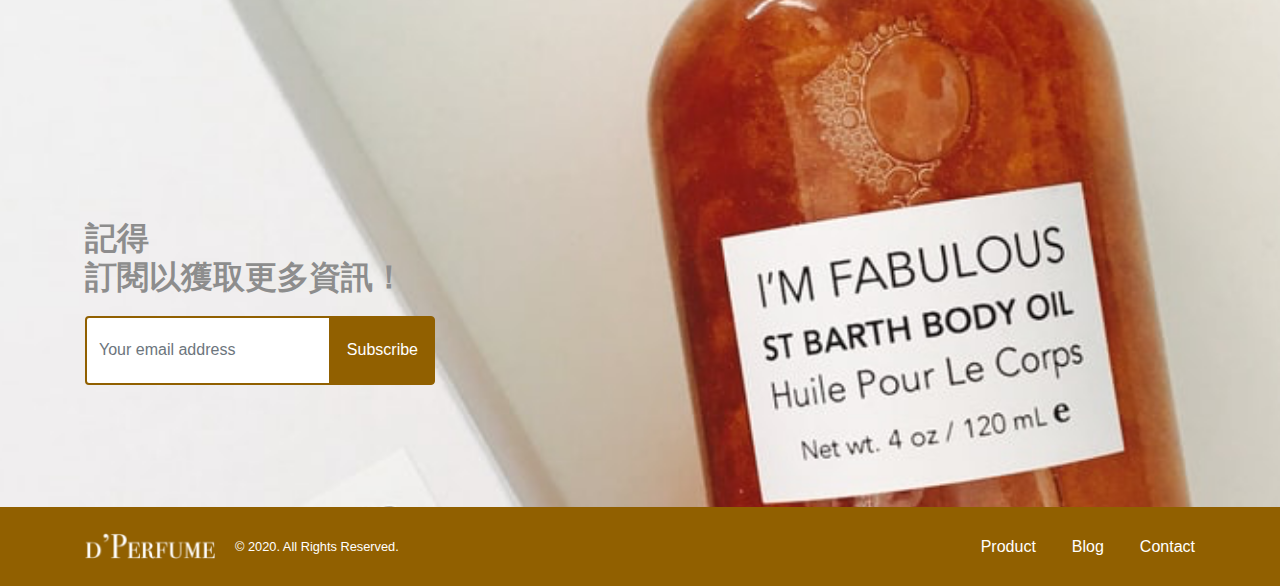
<file: html/product.html>
<!DOCTYPE html>
<html lang="en">
<head>
    <meta charset="UTF-8">
    <meta name="viewport" content="width=device-width, initial-scale=1.0">
    <title>D'Perfume</title>
    <link rel="stylesheet" href="../css/all.min.css">
    <link rel="stylesheet" href="https://cdnjs.cloudflare.com/ajax/libs/font-awesome/5.14.0/css/all.min.css" integrity="sha512-1PKOgIY59xJ8Co8+NE6FZ+LOAZKjy+KY8iq0G4B3CyeY6wYHN3yt9PW0XpSriVlkMXe40PTKnXrLnZ9+fkDaog==" crossorigin="anonymous" />
    <script src="../js/jquery-3.5.1.min.js"></script>
</head>
<body>
    <div class="container header">
        <nav class=" d-flex row navbar navbar-expand-lg navbar-light">
            <div class="header-logo">
                <h1 class="mb-0"><a href="index.html" class="logo">D'Perfume</a></h1>    
            </div>
            <div class="mobile-nav d-md-none justify-content-end ">
                <a href="#"><img src="../img/shopping-cart.svg" alt="cart"></a>
                <span class="circle rounded-pill bg-primaryD text-white">3</span>
                <button class="navbar-toggler border-0" type="button" data-toggle="collapse" data-target="#navbarNav2" aria-controls="navbarNav" aria-expanded="false" aria-label="Toggle navigation">
                    <span class="navbar-toggler-icon"></span>
                </button>
            </div>

            <div class="collapse navbar-collapse justify-content-end px-0" id="navbarNav">
                <ul class="navbar-nav ">
                    <li class="nav-item">
                        <a class="nav-link" href="product.html"><i class="fas fa-tshirt"></i> Product</a>
                    </li>
                    <li class="nav-item">
                        <a class="nav-link" href="login.html"><i class="fas fa-user-alt"></i> log in</a>
                    </li>
                    <li class="nav-item">
                        <a class="nav-link" href="#"><i class="fas fa-heart"></i> Wishlist</a>
                    </li>
                    <li class="nav-item">
                        <a class="nav-link" href="#"><i class="fas fa-shopping-cart"></i> Cart(3)</a>
                    </li>
                </ul>
            </div>
        </nav>
    </div>
    <div class="mobile-bar container-fluid px-0 collapse navbar-collapse" id="navbarNav2">
        <ul class="navbar-nav d-block">
            <li class="nav-item text-center border-bottom border-white">
                <a href="product.html" class="nav-link text-white bg-dark py-4 ">Product</a>
            </li>
            <li class="nav-item text-center border-bottom border-white">
                <a href="#" class="nav-link text-white bg-dark py-4">Wishlist</a>
            </li>
            <li class="nav-item text-center border-bottom border-white">
                <a href="#" class="nav-link text-white bg-dark py-4">Blog</a>
            </li>
            <li class="nav-item text-center border-bottom border-white">
                <a href="member.html" class="nav-link text-white bg-dark py-4">Contact</a>
            </li>
            <li class="nav-item text-center border-bottom border-white">
                <a href="login.html" class="nav-link text-white bg-dark py-4">log in</a>
            </li>
        </ul>
    </div>
    <div class="container-fluid bg-primaryD">
        <div class="container brandnav d-none d-md-block">
            <ul class="nav">
                <li class="nav-item">
                    <a class="nav-link text-white " href="#">CHANEL</a>
                </li>
                <li class="nav-item">
                    <a class="nav-link text-white" href="#">Jo Malone</a>
                </li>
                <li class="nav-item">
                    <a class="nav-link text-white" href="#">Curology</a>
                </li>
                <li class="nav-item">
                    <a class="nav-link text-white" href="#">Dior</a>
                </li>
                <li class="nav-item">
                    <a class="nav-link text-white" href="#">Chloe</a>
                </li>
                <li class="nav-item">
                    <a class="nav-link text-white" href="#">ZARA</a>
                </li>
              </ul>
        </div>
    </div>

    <!--客製化區塊開始-->
    <div class="container pb-7 py-md-12">
        <ul class="list-unstyled row justify-content-around justify-content-md-between mb-0 mb-md-9">
            <li class="card border-0 col-6 col-md-3 mb-10 mb-md-0">               
                <img class="card-img-top" src="../img/product1-1.png" alt="product1-1">
                <div class="card-body">
                    <h4 class="card-title mb-0">Poppy & Barley</h4>
                    <p class="card-text mb-0">Jo Malone</p>
                    <p class="card-text mb-0">NT$1,380 <del class="text-muted">NT$1,580</del></p>
                    <a href="#" data-toggle="modal" data-target="#add-wish" class="text-primaryD"><i class="fas fa-heart "></i></a>
                    <a href="#" data-toggle="modal" data-target="#add-to-list"class="text-primaryD"><i class="fas fa-shopping-cart"></i></a>   
                </div>    
            </li>
            <li class="card border-0 col-6 col-md-3 mb-10 mb-md-0">
                <img class="card-img-top" src="../img/product1-2.png" alt="product1-2">
                <div class="card-body">
                    <h4 class="card-title mb-0">Poppy & Barley</h4>
                    <p class="card-text mb-0">Jo Malone</p>
                    <p class="card-text mb-0">NT$1,380 <del class="text-muted">NT$1,580</del></p>
                    <a href="#" data-toggle="modal" data-target="#add-wish" class="text-primaryD"><i class="fas fa-heart "></i></a>
                    <a href="#" data-toggle="modal" data-target="#add-to-list"class="text-primaryD"><i class="fas fa-shopping-cart"></i></a>   
                </div>
            </li>
            <li class="card border-0 col-6 col-md-3 mb-10 mb-md-0">
                <img class="card-img-top" src="../img/product1-3.png" alt="product1-3">
                <div class="card-body">
                    <h4 class="card-title mb-0">Poppy & Barley</h4>
                    <p class="card-text mb-0">Jo Malone</p>
                    <p class="card-text mb-0">NT$1,380</p>
                    <a href="#" data-toggle="modal" data-target="#add-wish" class="text-primaryD"><i class="fas fa-heart "></i></a>
                    <a href="#" data-toggle="modal" data-target="#add-to-list"class="text-primaryD"><i class="fas fa-shopping-cart"></i></a>   
                </div> 
            </li>
            <li class="card border-0 col-6 col-md-3 mb-10 mb-md-0">
                <img class="card-img-top" src="../img/product1-4.png" alt="product1-4">
                <div class="card-body">
                    <h4 class="card-title mb-0">Poppy & Barley</h4>
                    <p class="card-text mb-0">Jo Malone</p>
                    <p class="card-text mb-0">NT$1,380</p>
                    <a href="#" data-toggle="modal" data-target="#add-wish" class="text-primaryD"><i class="fas fa-heart "></i></a>
                    <a href="#" data-toggle="modal" data-target="#add-to-list"class="text-primaryD"><i class="fas fa-shopping-cart"></i></a>   
                </div>
            </li>
        </ul>
        <ul class="list-unstyled row justify-content-around justify-content-md-between mb-0 mb-md-9">
            <li class="card border-0 col-6 col-md-3 mb-10 mb-md-0 ">               
                <img class="card-img-top" src="../img/product2-1.png" alt="product2-1">
                <div class="card-body">
                    <h4 class="card-title mb-0">Poppy & Barley</h4>
                    <p class="card-text mb-0">Jo Malone</p>
                    <p class="card-text mb-0">NT$1,380 <del class="text-muted">NT$1,580</del></p>
                    <a href="#" data-toggle="modal" data-target="#add-wish" class="text-primaryD"><i class="fas fa-heart "></i></a>
                    <a href="#" data-toggle="modal" data-target="#add-to-list"class="text-primaryD"><i class="fas fa-shopping-cart"></i></a>   
                </div>    
            </li>
            <li class="card border-0 col-6 col-md-3 mb-10 mb-md-0">
                <img class="card-img-top" src="../img/product2-2.png" alt="product2-2">
                <div class="card-body">
                    <h4 class="card-title mb-0">Poppy & Barley</h4>
                    <p class="card-text mb-0">Jo Malone</p>
                    <p class="card-text mb-0">NT$1,380 <del class="text-muted">NT$1,580</del></p>
                    <a href="#" data-toggle="modal" data-target="#add-wish" class="text-primaryD"><i class="fas fa-heart "></i></a>
                    <a href="#" data-toggle="modal" data-target="#add-to-list"class="text-primaryD"><i class="fas fa-shopping-cart"></i></a>   
                </div>
            </li>
            <li class="card border-0 col-6 col-md-3 mb-10 mb-md-0">
                <img class="card-img-top" src="../img/product2-3.png" alt="product2-3">
                <div class="card-body">
                    <h4 class="card-title mb-0">Poppy & Barley</h4>
                    <p class="card-text mb-0">Jo Malone</p>
                    <p class="card-text mb-0">NT$1,380</p>
                    <a href="#" data-toggle="modal" data-target="#add-wish" class="text-primaryD"><i class="fas fa-heart "></i></a>
                    <a href="#" data-toggle="modal" data-target="#add-to-list"class="text-primaryD"><i class="fas fa-shopping-cart"></i></a>   
                </div> 
            </li>
            <li class="card border-0 col-6 col-md-3 mb-10 mb-md-0">
                <img class="card-img-top" src="../img/product2-4.png" alt="product2-4">
                <div class="card-body">
                    <h4 class="card-title mb-0">Poppy & Barley</h4>
                    <p class="card-text mb-0">Jo Malone</p>
                    <p class="card-text mb-0">NT$1,380</p>
                    <a href="#" data-toggle="modal" data-target="#add-wish" class="text-primaryD"><i class="fas fa-heart "></i></a>
                    <a href="#" data-toggle="modal" data-target="#add-to-list"class="text-primaryD"><i class="fas fa-shopping-cart"></i></a>   
                </div>
            </li>
        </ul>
        <ul class="list-unstyled row justify-content-around justify-content-md-between mb-0">
            <li class="card border-0 col-6 col-md-3 mb-10 mb-md-0">               
                <img class="card-img-top" src="../img/product3-1.png" alt="product3-1">
                <div class="card-body">
                    <h4 class="card-title mb-0">Poppy & Barley</h4>
                    <p class="card-text mb-0">Jo Malone</p>
                    <p class="card-text mb-0">NT$1,380 <del class="text-muted">NT$1,580</del></p>
                    <a href="#" data-toggle="modal" data-target="#add-wish" class="text-primaryD"><i class="fas fa-heart "></i></a>
                    <a href="#" data-toggle="modal" data-target="#add-to-list"class="text-primaryD"><i class="fas fa-shopping-cart"></i></a>  
                </div>    
            </li>
            <li class="card border-0 col-6 col-md-3 mb-10 mb-md-0">
                <img class="card-img-top" src="../img/product3-2.png" alt="product3-2">
                <div class="card-body">
                    <h4 class="card-title mb-0">Poppy & Barley</h4>
                    <p class="card-text mb-0">Jo Malone</p>
                    <p class="card-text mb-0">NT$1,380 <del class="text-muted">NT$1,580</del></p>
                    <a href="#" data-toggle="modal" data-target="#add-wish" class="text-primaryD"><i class="fas fa-heart "></i></a>
                    <a href="#" data-toggle="modal" data-target="#add-to-list"class="text-primaryD"><i class="fas fa-shopping-cart"></i></a>  
                </div>
            </li>
            <li class="card border-0 col-6 col-md-3">
                <img class="card-img-top" src="../img/product3-3.png" alt="product3-3">
                <div class="card-body">
                    <h4 class="card-title mb-0">Poppy & Barley</h4>
                    <p class="card-text mb-0">Jo Malone</p>
                    <p class="card-text mb-0">NT$1,380</p>
                    <a href="#" data-toggle="modal" data-target="#add-wish" class="text-primaryD"><i class="fas fa-heart "></i></a>
                    <a href="#" data-toggle="modal" data-target="#add-to-list"class="text-primaryD"><i class="fas fa-shopping-cart"></i></a>   
                </div> 
            </li>
            <li class="card border-0 col-6 col-md-3">
                <img class="card-img-top" src="../img/product3-4.png" alt="product3-4">
                <div class="card-body">
                    <h4 class="card-title mb-0">Poppy & Barley</h4>
                    <p class="card-text mb-0">Jo Malone</p>
                    <p class="card-text mb-0">NT$1,380</p>
                    <a href="#" data-toggle="modal" data-target="#add-wish" class="text-primaryD"><i class="fas fa-heart "></i></a>
                    <a href="#" data-toggle="modal" data-target="#add-to-list"class="text-primaryD"><i class="fas fa-shopping-cart"></i></a>   
                </div>
            </li>
        </ul>
    </div>
    <nav aria-label="page navigation">
        <ul class="pagination pagination-lg justify-content-center mb-11 mb-md-9">
          <li class="page-item"><a class="page-link" href="#">1</a></li>
          <li class="page-item"><a class="page-link" href="#">2</a></li>
          <li class="page-item"><a class="page-link" href="#">3</a></li>
        </ul>
    </nav>
    <div class="modal fade" id="add-wish" tabindex="-1" role="dialog" aria-labelledby="added-wish" aria-hidden="true">
        <div class="modal-dialog modal-dialog-centered" role="document">
            <div class="modal-content">
                <div class="modal-body text-center text-primary font-weight-bold">
                    已加入我的收藏
                </div>
            </div>
        </div>
    </div>
    <div class="modal fade" id="add-to-list" tabindex="-1" role="dialog" aria-labelledby="added-list" aria-hidden="true">
        <div class="modal-dialog modal-dialog-centered" role="document">
            <div class="modal-content">
                <div class="modal-body text-center text-primary font-weight-bold">
                    已加入購物車
                </div>
            </div>
        </div>
    </div>
    <!--客製化區塊結束-->
    
    <div class="container-fluid px-0">
        <div class="subscribe ">
            <div class="container ">
                <div class="row">
                    <div class="subscribe-form col-12 col-lg-4 ">
                        <h2 class="text-dark mb-5"> <strong>記得<br>訂閱以獲取更多資訊！</strong></h2>
                        <div class="input-group">
                            <input type="text" class="form-control" placeholder="Your email address" aria-label="Subscriber's address" aria-describedby="button-addon">
                            <div class="input-group-append">
                            <button class="btn btn-primaryD px-4 py-3" type="button" id="button-addon">Subscribe</button>
                        </div>
                    </div>
                </div>
            </div>
        </div>    
    </div>
    <div class="container-fluid bg-primaryD">
        <div class="container footer py-5 align-items-center ">
            <div class="d-flex justify-content-between">
                <div class="d-flex align-items-center">
                    <h2 class="mb-0"><a href="index.html" class="logo">D'Perfume</a></h2>
                    <small class="text-white">© 2020. All Rights Reserved.</small>
                </div>
                <ul class=" d-none d-md-flex font-size-lg justify-content-end align-items-center list-unstyled mb-0">
                    <li><a href="product.html" class="text-white">Product</a></li>
                    <li><a href="#" class="text-white">Blog</a></li>
                    <li><a href="#" class="text-white">Contact</a></li>                
                </ul>
            </div>
        </div>
    </div>
    <script src="https://code.jquery.com/jquery-3.3.1.slim.min.js" integrity="sha384-q8i/X+965DzO0rT7abK41JStQIAqVgRVzpbzo5smXKp4YfRvH+8abtTE1Pi6jizo" crossorigin="anonymous"></script>
    <script src="https://cdnjs.cloudflare.com/ajax/libs/popper.js/1.14.6/umd/popper.min.js" integrity="sha384-wHAiFfRlMFy6i5SRaxvfOCifBUQy1xHdJ/yoi7FRNXMRBu5WHdZYu1hA6ZOblgut" crossorigin="anonymous"></script>
    <script src="https://stackpath.bootstrapcdn.com/bootstrap/4.2.1/js/bootstrap.min.js" integrity="sha384-B0UglyR+jN6CkvvICOB2joaf5I4l3gm9GU6Hc1og6Ls7i6U/mkkaduKaBhlAXv9k" crossorigin="anonymous"></script>
</body>
</html>
</file>
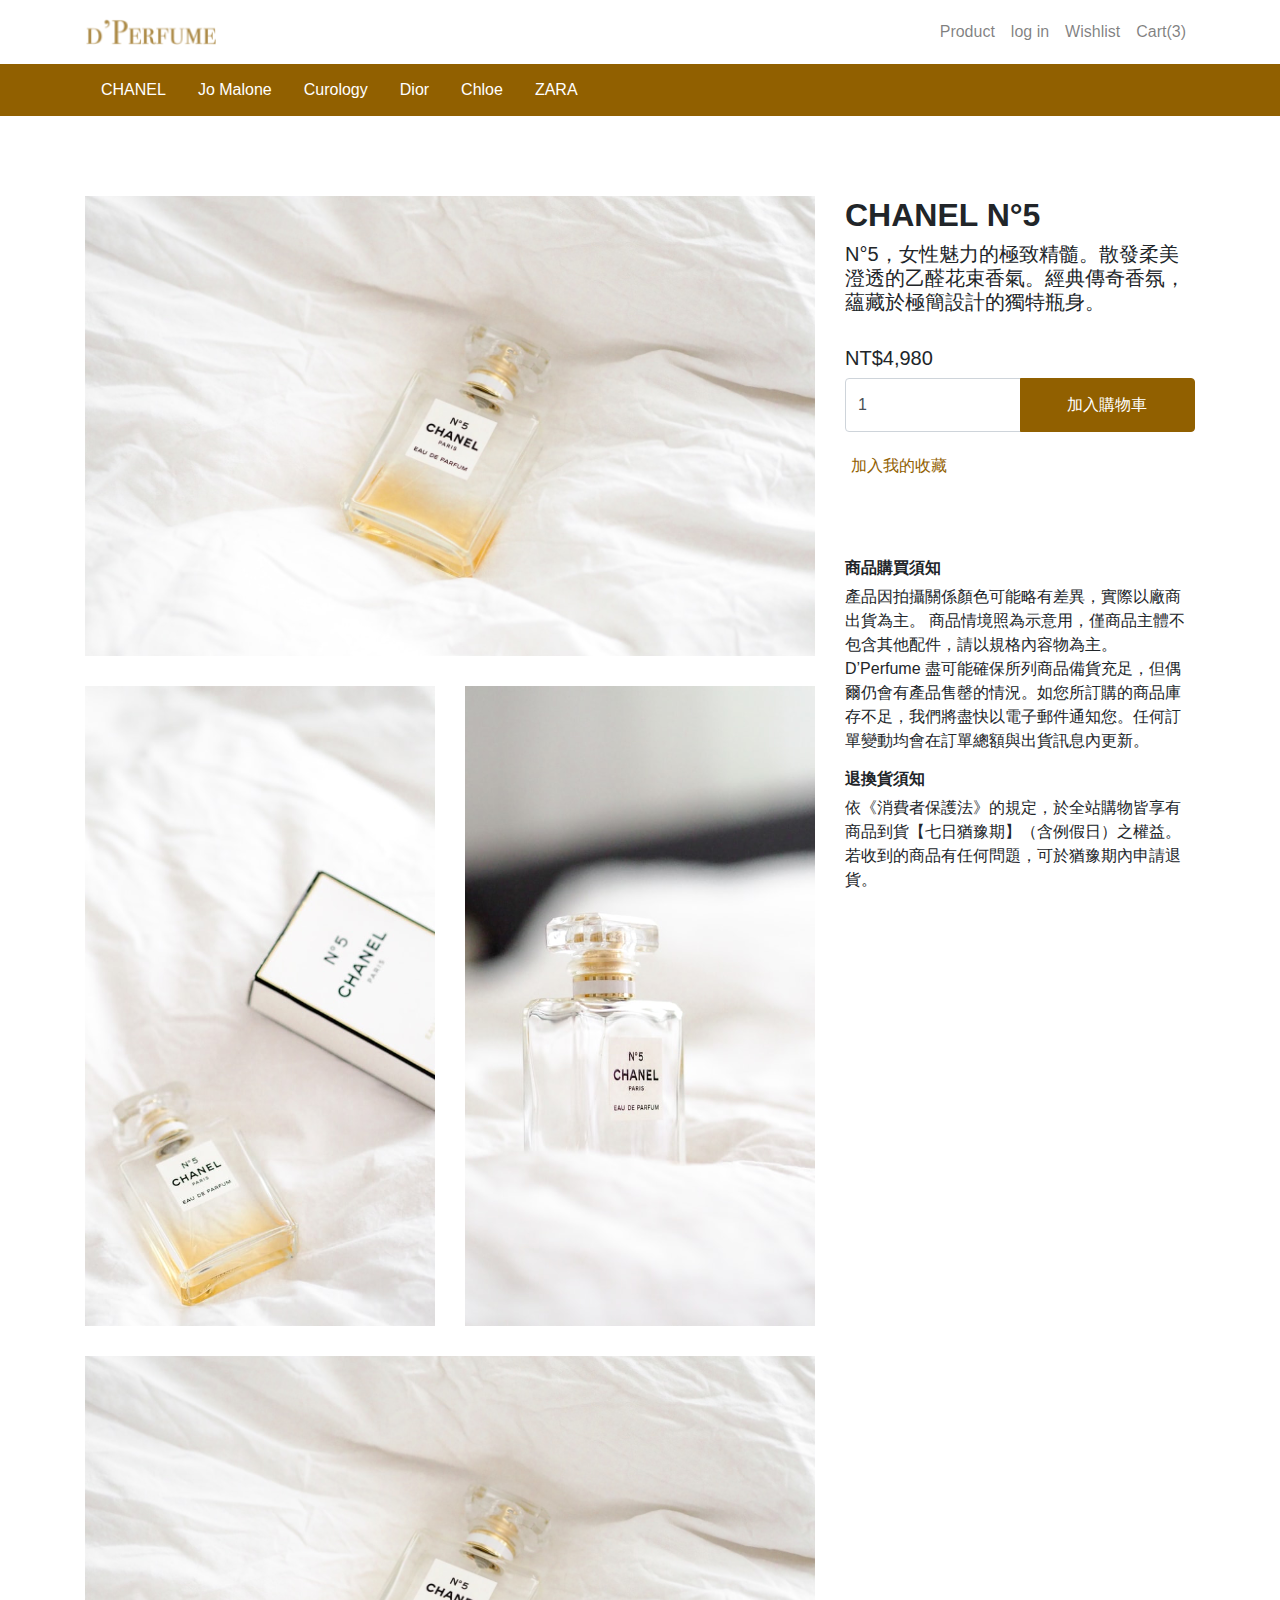
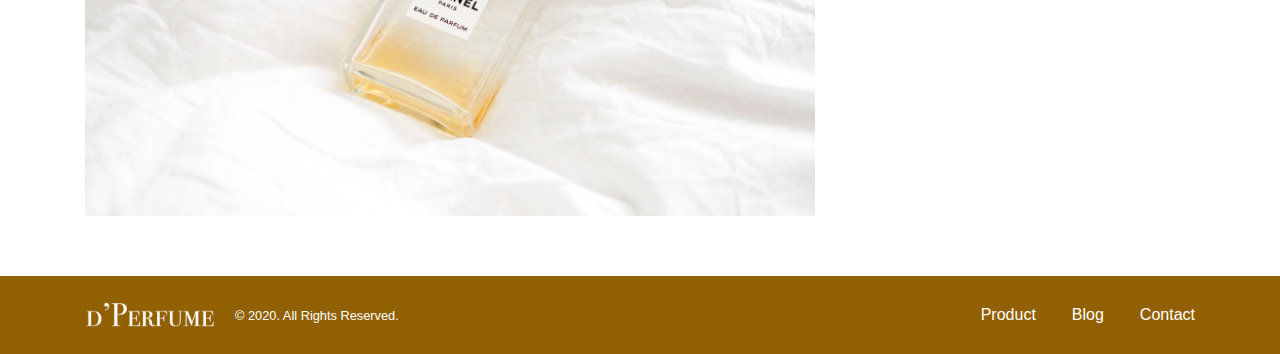
<file: html/productdetail.html>
<!DOCTYPE html>
<html lang="en">
<head>
    <meta charset="UTF-8">
    <meta name="viewport" content="width=device-width, initial-scale=1.0">
    <title>D'Perfume</title>
    <link rel="stylesheet" href="../css/all.min.css">
    <link rel="stylesheet" href="https://cdnjs.cloudflare.com/ajax/libs/font-awesome/5.14.0/css/all.min.css" integrity="sha512-1PKOgIY59xJ8Co8+NE6FZ+LOAZKjy+KY8iq0G4B3CyeY6wYHN3yt9PW0XpSriVlkMXe40PTKnXrLnZ9+fkDaog==" crossorigin="anonymous" />
    <script src="../js/jquery-3.5.1.min.js"></script>
</head>
<body>
    <div class="container header">
        <nav class=" d-flex row navbar navbar-expand-lg navbar-light">
            <div class="header-logo">
                <h1 class="mb-0"><a href="index.html" class="logo">D'Perfume</a></h1>    
            </div>
            <div class="mobile-nav d-md-none justify-content-end ">
                <a href="#"><img src="../img/shopping-cart.svg" alt="cart"></a>
                <span class="circle rounded-pill bg-primaryD text-white">3</span>
                <button class="navbar-toggler border-0" type="button" data-toggle="collapse" data-target="#navbarNav2" aria-controls="navbarNav" aria-expanded="false" aria-label="Toggle navigation">
                    <span class="navbar-toggler-icon"></span>
                </button>
            </div>

            <div class="collapse navbar-collapse justify-content-end px-0" id="navbarNav">
                <ul class="navbar-nav ">
                    <li class="nav-item">
                        <a class="nav-link" href="product.html"><i class="fas fa-tshirt"></i> Product</a>
                    </li>
                    <li class="nav-item">
                        <a class="nav-link" href="login.html"><i class="fas fa-user-alt"></i> log in</a>
                    </li>
                    <li class="nav-item">
                        <a class="nav-link" href="#"><i class="fas fa-heart"></i> Wishlist</a>
                    </li>
                    <li class="nav-item">
                        <a class="nav-link" href="#"><i class="fas fa-shopping-cart"></i> Cart(3)</a>
                    </li>
                </ul>
            </div>
        </nav>
    </div>
    <div class="mobile-bar container-fluid px-0 collapse navbar-collapse" id="navbarNav2">
        <ul class="navbar-nav d-block">
            <li class="nav-item text-center border-bottom border-white">
                <a href="product.html" class="nav-link text-white bg-dark py-4 ">Product</a>
            </li>
            <li class="nav-item text-center border-bottom border-white">
                <a href="#" class="nav-link text-white bg-dark py-4">Wishlist</a>
            </li>
            <li class="nav-item text-center border-bottom border-white">
                <a href="#" class="nav-link text-white bg-dark py-4">Blog</a>
            </li>
            <li class="nav-item text-center border-bottom border-white">
                <a href="member.html" class="nav-link text-white bg-dark py-4">Contact</a>
            </li>
            <li class="nav-item text-center border-bottom border-white">
                <a href="login.html" class="nav-link text-white bg-dark py-4">log in</a>
            </li>
        </ul>
    </div>
    <div class="container-fluid bg-primaryD">
        <div class="container brandnav d-none d-md-block">
            <ul class="nav">
                <li class="nav-item">
                    <a class="nav-link text-white " href="#">CHANEL</a>
                </li>
                <li class="nav-item">
                    <a class="nav-link text-white" href="#">Jo Malone</a>
                </li>
                <li class="nav-item">
                    <a class="nav-link text-white" href="#">Curology</a>
                </li>
                <li class="nav-item">
                    <a class="nav-link text-white" href="#">Dior</a>
                </li>
                <li class="nav-item">
                    <a class="nav-link text-white" href="#">Chloe</a>
                </li>
                <li class="nav-item">
                    <a class="nav-link text-white" href="#">ZARA</a>
                </li>
              </ul>
        </div>
    </div>

    <!--客製化區塊開始-->
    <div class="container pt-md-12 pb-md-9 py-11">
        <div class="row">
            <div class="col-md-8">
                <img class="detail-1 img-fluid" src="../img/detail-1.png" alt="detail-1">
                <div class="row detail-23">
                    <div class="col-md-6 d-none d-md-block">
                        <img src="../img/detail-2.png" alt="detail-2">
                    </div>
                    <div class="col-md-6 d-none d-md-block">
                        <img src="../img/detail-3.png" alt="detail-3">
                    </div>
                </div>
                <img class="d-none d-md-block" src="../img/detail-4.png" alt="detail-4">
            </div>
            <div class="col-md-4">
                <h2><strong>CHANEL N°5</strong></h2>
                <p class="h5 font-weight-normal mb-10">N°5，女性魅力的極致精髓。散發柔美澄透的乙醛花束香氣。經典傳奇香氛，蘊藏於極簡設計的獨特瓶身。</p>
                <p class="h5 font-weight-normal">NT$4,980</p>
                <div class="input-group mb-3">
                    <input type="number" min="1" class="form-control select-num w-50" aria-label="quantity" aria-describedby="basic-addon1" value="1">
                    <div class="input-group-append w-50">
                    <button class="btn btn-primaryD select-btn w-100" type="button" id="basic-addon" data-toggle="modal" data-target="#add-to-list">
                        加入購物車
                    </button>
                    </div>
                  </div>
                <a class="add-heart mb-11 mb-md-12 d-flex align-items-center text-primaryD" href="#" data-toggle="modal" data-target="#add-wish"><i class="fas fa-heart"></i> 加入我的收藏</a>
                <h6><strong>商品購買須知</strong></h6>
                <p>產品因拍攝關係顏色可能略有差異，實際以廠商出貨為主。 商品情境照為示意用，僅商品主體不包含其他配件，請以規格內容物為主。 D’Perfume 盡可能確保所列商品備貨充足，但偶爾仍會有產品售罄的情況。如您所訂購的商品庫存不足，我們將盡快以電子郵件通知您。任何訂單變動均會在訂單總額與出貨訊息內更新。</p>
                <h6><strong>退換貨須知</strong></h6>
                <p>依《消費者保護法》的規定，於全站購物皆享有商品到貨【七日猶豫期】（含例假日）之權益。若收到的商品有任何問題，可於猶豫期內申請退貨。</p> 
            </div>
            <img class="img-fluid col-12 d-flex justify-content-center d-md-none mb-4 " src="../img/detail-2.png" alt="detail-2">
            <img class="img-fluid col-12 d-flex justify-content-center d-md-none mb-4 " src="../img/detail-3.png" alt="detail-3">
            <img class="img-fluid col-12 d-flex justify-content-center d-md-none " src="../img/detail-4.png" alt="detail-4">
        </div>
    </div>
    <div class="modal fade" id="add-to-list" tabindex="-1" role="dialog" aria-labelledby="added-list" aria-hidden="true">
        <div class="modal-dialog modal-dialog-centered" role="document">
            <div class="modal-content">
                <div class="modal-body text-center text-primary font-weight-bold">
                    已加入購物車
                </div>
            </div>
        </div>
    </div>
    <div class="modal fade" id="add-wish" tabindex="-1" role="dialog" aria-labelledby="added-wish" aria-hidden="true">
        <div class="modal-dialog modal-dialog-centered" role="document">
            <div class="modal-content">
                <div class="modal-body text-center text-primary font-weight-bold">
                    已加入我的收藏
                </div>
            </div>
        </div>
    </div>
    <!--客製化區塊結束-->

    <div class="container-fluid bg-primaryD">
        <div class="container footer py-5 align-items-center ">
            <div class="d-flex justify-content-between">
                <div class="d-flex align-items-center">
                    <h2 class="mb-0"><a href="index.html" class="logo">D'Perfume</a></h2>
                    <small class="text-white">© 2020. All Rights Reserved.</small>
                </div>
                <ul class=" d-none d-md-flex font-size-lg justify-content-end align-items-center list-unstyled mb-0">
                    <li><a href="product.html" class="text-white">Product</a></li>
                    <li><a href="#" class="text-white">Blog</a></li>
                    <li><a href="#" class="text-white">Contact</a></li>                
                </ul>
            </div>
        </div>
    </div>
    <script src="https://code.jquery.com/jquery-3.3.1.slim.min.js" integrity="sha384-q8i/X+965DzO0rT7abK41JStQIAqVgRVzpbzo5smXKp4YfRvH+8abtTE1Pi6jizo" crossorigin="anonymous"></script>
    <script src="https://cdnjs.cloudflare.com/ajax/libs/popper.js/1.14.6/umd/popper.min.js" integrity="sha384-wHAiFfRlMFy6i5SRaxvfOCifBUQy1xHdJ/yoi7FRNXMRBu5WHdZYu1hA6ZOblgut" crossorigin="anonymous"></script>
    <script src="https://stackpath.bootstrapcdn.com/bootstrap/4.2.1/js/bootstrap.min.js" integrity="sha384-B0UglyR+jN6CkvvICOB2joaf5I4l3gm9GU6Hc1og6Ls7i6U/mkkaduKaBhlAXv9k" crossorigin="anonymous"></script>
</body>
</html>
</file>
